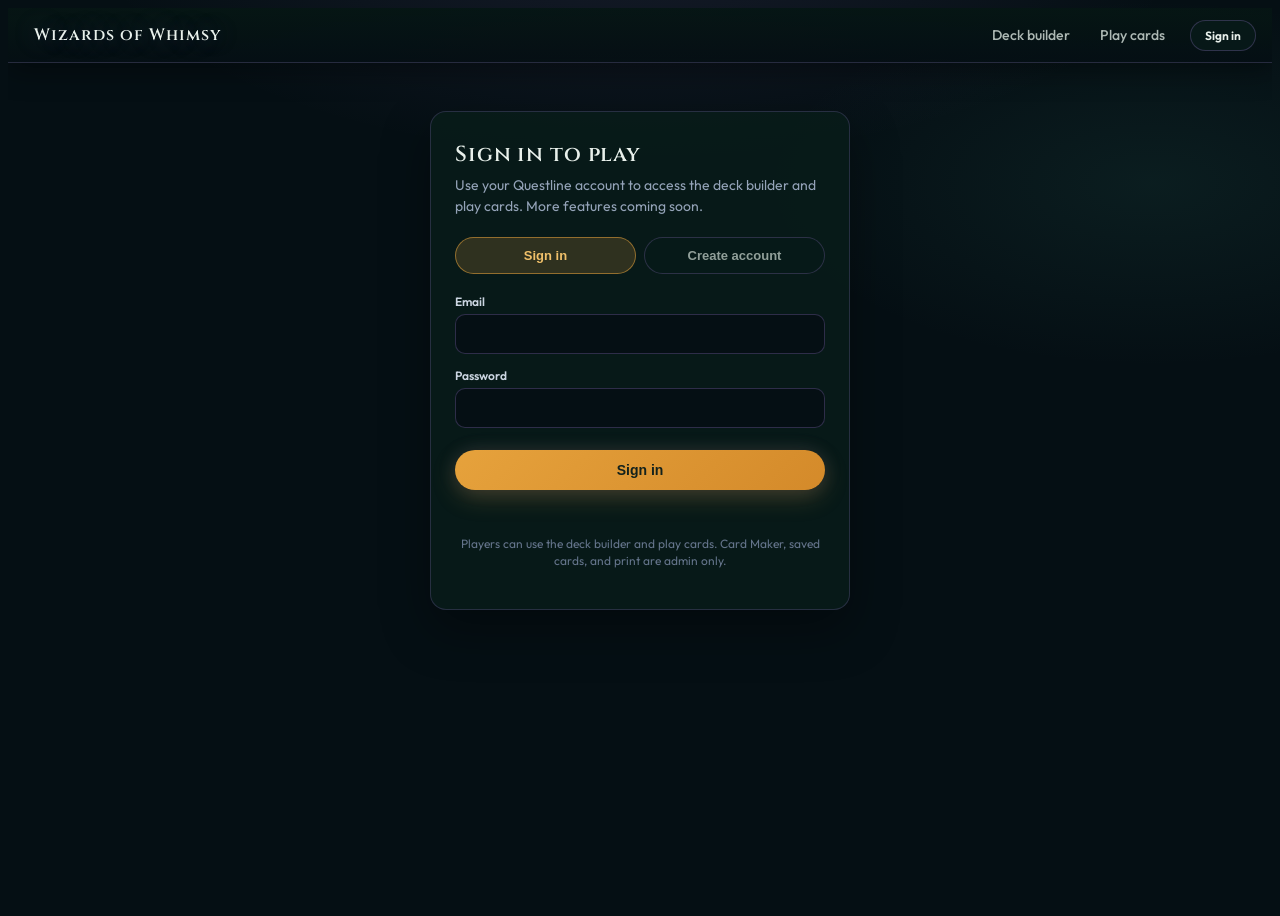
<file: account.html>
<!DOCTYPE html>
<html lang="en">
<head>
    <meta charset="UTF-8">
    <meta name="viewport" content="width=device-width, initial-scale=1.0, viewport-fit=cover">
    <title>My account – Wizards of Whimsy</title>
    <link rel="preconnect" href="https://fonts.googleapis.com">
    <link rel="preconnect" href="https://fonts.gstatic.com" crossorigin>
    <link href="https://fonts.googleapis.com/css2?family=Cinzel:wght@500;600&family=Outfit:wght@400;500;650;700&display=swap" rel="stylesheet">
    <link rel="stylesheet" href="css/cardmaker-nav.css">
    <link rel="stylesheet" href="wow/wow-auth.css">
    <link rel="stylesheet" href="css/cardmaker-buttons.css">
    <link rel="stylesheet" href="css/wow-card-stack.css">
    <script src="wow/wow-auth-config.js"></script>
    <script src="wow/wow-card-catalog.js"></script>
    <script src="wow/wow-pack-open.js"></script>
    <script src="js/wow-pack-reveal.js"></script>
    <script src="wow/wow-auth.js"></script>
    <script>WowAuth.gatePage();</script>
    <script src="js/cardmaker-nav.js" defer></script>
</head>
<body class="wow-account-page">
    <div class="wow-account-wrap">
        <div class="wow-account-header">
            <div>
                <h1 id="wowAccountName">My account</h1>
                <p class="wow-account-email" id="wowAccountEmail"></p>
            </div>
            <div class="wow-account-actions">
                <a class="wow-account-btn wow-account-btn--ghost" href="deck-builder.html">Build a deck</a>
                <a class="wow-account-btn wow-account-btn--ghost" href="card-player.html">Play cards</a>
                <button type="button" class="wow-account-btn wow-account-btn--danger" id="wowAdminResetCards" hidden title="Admin only: remove all owned cards from inventory">Reset all cards</button>
                <button type="button" class="wow-account-btn" id="wowAccountRefresh">Refresh</button>
            </div>
        </div>

        <div class="wow-account-stats">
            <div class="wow-account-stat">
                <span class="wow-account-stat-label">QuestCoins</span>
                <span class="wow-account-stat-value" id="wowAccountCoins">—</span>
            </div>
            <div class="wow-account-stat">
                <span class="wow-account-stat-label">Cards owned</span>
                <span class="wow-account-stat-value wow-account-stat-value--count" id="wowAccountCardCount">—</span>
            </div>
            <div class="wow-account-stat">
                <span class="wow-account-stat-label">In catalog</span>
                <span class="wow-account-stat-value" id="wowAccountCatalogTotal">—</span>
            </div>
            <div class="wow-account-stat">
                <span class="wow-account-stat-label">My items</span>
                <span class="wow-account-stat-value wow-account-stat-value--items" id="wowAccountItemCount">—</span>
            </div>
        </div>

        <section class="wow-account-section" aria-labelledby="wowAccountCollectionHeading">
            <h2 id="wowAccountCollectionHeading">Collection</h2>

            <div class="wow-account-tabs" role="tablist" aria-label="Collection type">
                <button type="button" class="wow-account-tab is-active" id="wowTabCards" role="tab" aria-selected="true" aria-controls="wowPanelCards">Card catalog</button>
                <button type="button" class="wow-account-tab" id="wowTabItems" role="tab" aria-selected="false" aria-controls="wowPanelItems">My items</button>
            </div>

            <p class="wow-account-status" id="wowAccountStatus" aria-live="polite">Loading your collection…</p>
            <p class="wow-account-admin-hint" id="wowAccountAdminHint" hidden>Admin: use <strong>Remove</strong> on owned cards, or <strong>Reset all cards</strong> to clear your test inventory.</p>

            <div class="wow-account-panel" id="wowPanelCards" role="tabpanel" aria-labelledby="wowTabCards">
                <div class="wow-account-grid" id="wowAccountCardsGrid" hidden></div>
                <div class="wow-account-empty" id="wowAccountCardsEmpty" hidden>
                    No cards in the site catalog yet. As admin, export saves from Google Drive to <code>catalog/wow-card-catalog.json</code>.
                </div>
            </div>

            <div class="wow-account-panel" id="wowPanelItems" role="tabpanel" aria-labelledby="wowTabItems" hidden>
                <div class="wow-account-grid wow-account-grid--items" id="wowAccountItemsGrid" hidden></div>
                <div class="wow-account-empty" id="wowAccountItemsEmpty" hidden>
                    No Questline items in your inventory yet.
                </div>
            </div>
        </section>

        <section class="wow-account-section wow-account-shop" aria-labelledby="wowAccountShopHeading">
            <h2 id="wowAccountShopHeading">Booster packs</h2>
            <p class="wow-account-shop-note">Spend QuestCoins to open packs and add cards to your collection. Pack opening requires a Questline pack API — not live yet.</p>
            <div class="wow-account-shop-grid">
                <article class="wow-account-pack is-disabled" aria-disabled="true">
                    <div class="wow-account-pack-art" aria-hidden="true">📦</div>
                    <div class="wow-account-pack-body">
                        <p class="wow-account-pack-name">Whimsy booster</p>
                        <p class="wow-account-pack-meta">10 cards · 5 common · 3 uncommon · 1 wild · 1 rare+ finale</p>
                        <p class="wow-account-pack-price"><span id="wowPackPriceCoins">50</span> QuestCoins each</p>
                        <div class="wow-account-pack-qty" id="wowPackQtyWrap" hidden>
                            <label class="wow-account-pack-qty-label" for="wowPackQtyRange">
                                Packs: <strong id="wowPackQtyValue">1</strong>
                                <span class="wow-account-pack-qty-cost" id="wowPackQtyCost"></span>
                            </label>
                            <input type="range" class="wow-account-pack-qty-range" id="wowPackQtyRange" min="1" max="1" value="1" step="1">
                            <label class="wow-account-pack-skip-label">
                                <input type="checkbox" id="wowPackSkipCommons">
                                Skip commons &amp; uncommons in reveal
                            </label>
                        </div>
                        <button type="button" class="wow-account-pack-btn" id="wowPackOpenBtn" disabled title="Pack API coming soon">Open pack</button>
                        <button type="button" class="wow-account-pack-btn wow-account-pack-btn--test" id="wowPackTestOpenBtn" hidden title="Admin only: grant cards without spending QuestCoins">Test open pack</button>
                        <button type="button" class="wow-account-pack-btn wow-account-pack-btn--test wow-account-pack-btn--preview" id="wowPackTestMultiBtn" hidden title="Admin only: open multiple packs in the reveal UI without adding cards to inventory">Test open multiple</button>
                        <p class="wow-account-pack-soon" id="wowPackSoonNote">Coming soon</p>
                    </div>
                </article>
                <article class="wow-account-pack is-disabled" aria-disabled="true">
                    <div class="wow-account-pack-art wow-account-pack-art--premium" aria-hidden="true">✨</div>
                    <div class="wow-account-pack-body">
                        <p class="wow-account-pack-name">Legendary pack</p>
                        <p class="wow-account-pack-meta">3 cards · guaranteed rare+</p>
                        <p class="wow-account-pack-price"><span>200</span> QuestCoins</p>
                        <button type="button" class="wow-account-pack-btn" disabled title="Pack API coming soon">Open pack</button>
                        <p class="wow-account-pack-soon">Coming soon</p>
                    </div>
                </article>
            </div>
        </section>
    </div>

    <div id="wowPackRevealModal" class="wow-pack-modal" aria-hidden="true">
        <div class="wow-pack-modal-backdrop" data-wow-pack-close></div>
        <div class="wow-pack-modal-dialog" role="dialog" aria-modal="true" aria-labelledby="wowPackRevealTitle">
            <div class="wow-pack-modal-panel">
                <button type="button" class="wow-pack-modal-close" data-wow-pack-close aria-label="Close">&times;</button>
                <h2 id="wowPackRevealTitle">Pack opened</h2>
                <div class="wow-pack-reveal-peel" id="wowPackRevealPeel">
                    <p class="wow-pack-reveal-kicker" id="wowPackRevealKicker">Peel cards away — commons first, best pull last</p>
                    <p class="wow-pack-modal-note" id="wowPackRevealNote"></p>
                    <div class="wow-pack-reveal-stage">
                        <div class="wow-peel-stack" id="wowPackRevealStack" tabindex="0" aria-label="Pack cards — swipe to reveal"></div>
                    </div>
                    <div class="wow-gallery-meta">
                        <h3 class="wow-gallery-name" id="wowPackRevealName"></h3>
                        <p class="wow-pack-reveal-new-tag" id="wowPackRevealNew" hidden>NEW</p>
                        <p class="wow-gallery-sub" id="wowPackRevealSub"></p>
                        <p class="wow-pack-reveal-best" id="wowPackRevealBest" aria-live="polite">✦ Best pull! ✦</p>
                        <p class="wow-gallery-counter">
                            <span id="wowPackRevealIndex">1</span> / <span id="wowPackRevealTotal">1</span>
                        </p>
                    </div>
                    <div class="wow-pack-progress" id="wowPackRevealProgress" role="img" aria-label="Pack progress"></div>
                    <p class="wow-pack-reveal-hint" id="wowPackRevealHint">Swipe the card away to reveal the next pull →</p>
                    <div class="wow-pack-reveal-toolbar">
                        <button type="button" class="wow-pack-sound-btn" id="wowPackSoundBtn" aria-pressed="false">Sound on</button>
                        <button type="button" class="wow-pack-reveal-all-btn" id="wowPackSkipRares" hidden>Skip to rares</button>
                        <button type="button" class="wow-pack-reveal-all-btn" id="wowPackRevealAll" hidden>Skip to last</button>
                    </div>
                </div>
                <div class="wow-pack-summary" id="wowPackRevealSummary" hidden>
                    <h3 class="wow-pack-summary-title">Pack complete</h3>
                    <p class="wow-pack-summary-sub" id="wowPackSummarySub"></p>
                    <div class="wow-pack-summary-grid" id="wowPackSummaryGrid"></div>
                    <div class="wow-pack-multi-stats" id="wowPackMultiStats" hidden>
                        <p class="wow-pack-multi-stats-kicker" id="wowPackMultiStatsTitle">Simulation results</p>
                        <section class="wow-pack-multi-section" aria-labelledby="wowPackMultiBestTitle">
                            <h4 class="wow-pack-multi-section-title" id="wowPackMultiBestTitle">Best pulls</h4>
                            <p class="wow-pack-multi-section-sub" id="wowPackMultiBestSub"></p>
                            <div class="wow-pack-multi-best-grid" id="wowPackMultiBestGrid"></div>
                        </section>
                        <section class="wow-pack-multi-section" aria-labelledby="wowPackMultiRatesTitle">
                            <h4 class="wow-pack-multi-section-title" id="wowPackMultiRatesTitle">Pull rates by rarity</h4>
                            <div class="wow-pack-multi-rates" id="wowPackMultiRatesList"></div>
                        </section>
                    </div>
                </div>
                <div class="wow-pack-modal-actions">
                    <button type="button" class="wow-account-btn wow-account-btn--ghost" id="wowPackRevealRestart">Start over</button>
                    <button type="button" class="wow-account-btn" data-wow-pack-close>Done</button>
                </div>
            </div>
        </div>
    </div>
    <script>
(function () {
    'use strict';

    var nameEl = document.getElementById('wowAccountName');
    var emailEl = document.getElementById('wowAccountEmail');
    var coinsEl = document.getElementById('wowAccountCoins');
    var cardCountEl = document.getElementById('wowAccountCardCount');
    var catalogTotalEl = document.getElementById('wowAccountCatalogTotal');
    var itemCountEl = document.getElementById('wowAccountItemCount');
    var statusEl = document.getElementById('wowAccountStatus');
    var cardsGridEl = document.getElementById('wowAccountCardsGrid');
    var itemsGridEl = document.getElementById('wowAccountItemsGrid');
    var cardsEmptyEl = document.getElementById('wowAccountCardsEmpty');
    var itemsEmptyEl = document.getElementById('wowAccountItemsEmpty');
    var refreshBtn = document.getElementById('wowAccountRefresh');
    var tabCards = document.getElementById('wowTabCards');
    var tabItems = document.getElementById('wowTabItems');
    var panelCards = document.getElementById('wowPanelCards');
    var panelItems = document.getElementById('wowPanelItems');
    var packTestOpenBtn = document.getElementById('wowPackTestOpenBtn');
    var packTestMultiBtn = document.getElementById('wowPackTestMultiBtn');
    var packSoonNote = document.getElementById('wowPackSoonNote');
    var packQtyWrap = document.getElementById('wowPackQtyWrap');
    var packQtyRange = document.getElementById('wowPackQtyRange');
    var packQtyValue = document.getElementById('wowPackQtyValue');
    var packQtyCost = document.getElementById('wowPackQtyCost');
    var packSkipCommons = document.getElementById('wowPackSkipCommons');
    var packRevealModal = document.getElementById('wowPackRevealModal');
    var packRevealNote = document.getElementById('wowPackRevealNote');
    var packRevealTitle = document.getElementById('wowPackRevealTitle');
    var packRevealKicker = document.getElementById('wowPackRevealKicker');
    var packRevealBest = document.getElementById('wowPackRevealBest');
    var packRevealRestart = document.getElementById('wowPackRevealRestart');
    var packStackController = null;
    var packFocusRelease = null;
    var packRevealCards = [];
    var packOwnedBefore = Object.create(null);
    var lastAccountQuestCoins = 0;
    var SKIP_COMMONS_KEY = 'wow_pack_skip_commons_v1';
    var adminHintEl = document.getElementById('wowAccountAdminHint');
    var adminResetCardsBtn = document.getElementById('wowAdminResetCards');
    var activeTab = 'cards';
    var adminRemoveEnabled = false;
    var NEW_CARDS_KEY = 'wow_new_card_ids_v1';
    var RARITY_DISPLAY_ORDER = ['Common', 'Uncommon', 'Rare', 'Epic', 'Legendary', 'Mythic', 'Fantastical'];
    var packMultiStatsEl = document.getElementById('wowPackMultiStats');
    var packMultiBestGridEl = document.getElementById('wowPackMultiBestGrid');
    var packMultiBestSubEl = document.getElementById('wowPackMultiBestSub');
    var packMultiRatesListEl = document.getElementById('wowPackMultiRatesList');
    var packMultiStatsTitleEl = document.getElementById('wowPackMultiStatsTitle');

    function cardInventoryId(card) {
        if (!card) return '';
        if (card.questlineItemId) return String(card.questlineItemId).trim();
        if (card.itemId) return String(card.itemId).trim();
        if (card.id) return String(card.id).trim();
        return '';
    }

    function loadNewCardIds() {
        try {
            var raw = sessionStorage.getItem(NEW_CARDS_KEY);
            var list = raw ? JSON.parse(raw) : [];
            return Array.isArray(list) ? list : [];
        } catch (e) {
            return [];
        }
    }

    function markNewCardsFromPack(stackCards) {
        var ids = (stackCards || []).filter(function (c) { return c && c.isNew; }).map(cardInventoryId).filter(Boolean);
        if (!ids.length) return;
        var set = Object.create(null);
        loadNewCardIds().forEach(function (id) { set[id] = true; });
        ids.forEach(function (id) { set[id] = true; });
        sessionStorage.setItem(NEW_CARDS_KEY, JSON.stringify(Object.keys(set)));
    }

    function isNewlyObtained(entry) {
        var id = cardInventoryId(entry);
        if (!id) return false;
        return loadNewCardIds().indexOf(id) !== -1;
    }

    function escapeHtml(s) {
        return String(s)
            .replace(/&/g, '&amp;')
            .replace(/</g, '&lt;')
            .replace(/"/g, '&quot;');
    }

    function setStatus(msg, isError) {
        statusEl.textContent = msg || '';
        statusEl.classList.toggle('is-error', !!isError);
    }

    function rarityLabel(rarity) {
        if (rarity === '' || rarity == null) return '';
        var s = String(rarity).trim();
        if (!s) return '';
        return s.charAt(0).toUpperCase() + s.slice(1).toLowerCase();
    }

    function rarityClass(rarity) {
        var label = rarityLabel(rarity);
        return label ? 'wow-account-rarity--' + label : '';
    }

    function renderGrid(gridEl, emptyEl, entries, kind) {
        if (!entries.length) {
            gridEl.hidden = true;
            gridEl.innerHTML = '';
            emptyEl.hidden = false;
            return;
        }
        emptyEl.hidden = true;
        gridEl.hidden = false;
        var placeholder = kind === 'card' ? '🃏' : '📦';
        gridEl.innerHTML = entries.map(function (entry) {
            var rarity = rarityLabel(entry.rarity);
            var rarityCls = rarityClass(entry.rarity);
            var artContent = entry.imageUrl
                ? '<img src="' + escapeHtml(entry.imageUrl) + '" alt="" loading="lazy">'
                : '<span class="wow-account-card-placeholder" aria-hidden="true">' + placeholder + '</span>';
            var newBadge = (kind === 'card' && isNewlyObtained(entry))
                ? '<span class="wow-account-card-new">NEW</span>'
                : '';
            var meta = [];
            if (rarity) meta.push('<span class="' + rarityCls.trim() + '">' + escapeHtml(rarity) + '</span>');
            if (entry.type) meta.push(escapeHtml(entry.type));
            var qty = parseInt(entry.quantity, 10) || 0;
            var qtyCls = 'wow-account-card-qty' + (qty > 0 ? ' is-owned' : ' is-unowned');
            var qtyLabel = kind === 'card'
                ? (qty > 0 ? 'Own ×' + qty : 'Not owned')
                : (qty > 1 ? '×' + qty : '');
            var cardCls = 'wow-account-card' + (kind === 'card' && !entry.owned ? ' wow-account-card--unowned' : '');
            var invId = entry.questlineItemId
                ? String(entry.questlineItemId).trim()
                : (entry.owned && entry.itemId ? String(entry.itemId).trim() : '');
            if (!invId && kind === 'item' && entry.itemId) {
                invId = String(entry.itemId).trim();
            }
            var itemQty = kind === 'item' ? (parseInt(entry.quantity, 10) || 1) : qty;
            var adminActions = '';
            if (adminRemoveEnabled && qty > 0 && invId && kind === 'card') {
                adminActions =
                    '<div class="wow-account-card-admin">' +
                        '<button type="button" class="wow-account-remove-btn" data-remove-id="' + escapeHtml(invId) + '" data-remove-qty="1" data-remove-name="' + escapeHtml(entry.name) + '">Remove 1</button>' +
                        (qty > 1
                            ? '<button type="button" class="wow-account-remove-btn wow-account-remove-btn--all" data-remove-id="' + escapeHtml(invId) + '" data-remove-qty="' + qty + '" data-remove-name="' + escapeHtml(entry.name) + '">Remove all</button>'
                            : '') +
                    '</div>';
            } else if (adminRemoveEnabled && kind === 'item' && invId && itemQty > 0) {
                adminActions =
                    '<div class="wow-account-card-admin">' +
                        '<button type="button" class="wow-account-remove-btn" data-remove-id="' + escapeHtml(invId) + '" data-remove-qty="1" data-remove-name="' + escapeHtml(entry.name) + '">Remove 1</button>' +
                        (itemQty > 1
                            ? '<button type="button" class="wow-account-remove-btn wow-account-remove-btn--all" data-remove-id="' + escapeHtml(invId) + '" data-remove-qty="' + itemQty + '" data-remove-name="' + escapeHtml(entry.name) + '">Remove all</button>'
                            : '') +
                    '</div>';
            }
            return (
                '<article class="' + cardCls + '">' +
                    '<div class="wow-account-card-art">' + artContent + newBadge + '</div>' +
                    '<div class="wow-account-card-body">' +
                        '<p class="wow-account-card-name">' + escapeHtml(entry.name) + '</p>' +
                        (meta.length ? '<p class="wow-account-card-meta">' + meta.join(' · ') + '</p>' : '') +
                        (kind === 'card' || qty > 1
                            ? '<span class="' + qtyCls + '">' + escapeHtml(qtyLabel) + '</span>'
                            : '') +
                        adminActions +
                    '</div>' +
                '</article>'
            );
        }).join('');
    }

    function showTab(tab) {
        activeTab = tab;
        var cardsActive = tab === 'cards';
        tabCards.classList.toggle('is-active', cardsActive);
        tabItems.classList.toggle('is-active', !cardsActive);
        tabCards.setAttribute('aria-selected', cardsActive ? 'true' : 'false');
        tabItems.setAttribute('aria-selected', cardsActive ? 'false' : 'true');
        panelCards.hidden = !cardsActive;
        panelItems.hidden = cardsActive;
    }

    function isAdminUser() {
        var session = WowAuth.getSession && WowAuth.getSession();
        return !!(session && session.user && WowAuth.isAdmin(session.user));
    }

    function whimsyPackPrice() {
        var cfg = window.WowAuthConfig || {};
        var whimsyPack = cfg.packs && cfg.packs.whimsy ? cfg.packs.whimsy : null;
        var price = whimsyPack && whimsyPack.priceQuestCoins != null ? parseInt(whimsyPack.priceQuestCoins, 10) : 50;
        return isFinite(price) && price > 0 ? price : 50;
    }

    function loadSkipCommonsPref() {
        try {
            return localStorage.getItem(SKIP_COMMONS_KEY) === '1';
        } catch (e) {
            return false;
        }
    }

    function saveSkipCommonsPref(on) {
        try {
            localStorage.setItem(SKIP_COMMONS_KEY, on ? '1' : '0');
        } catch (e) { /* ignore */ }
    }

    function getSelectedPackCount() {
        if (!packQtyRange) return 1;
        var n = parseInt(packQtyRange.value, 10);
        if (!isFinite(n) || n < 1) return 1;
        var max = parseInt(packQtyRange.max, 10) || 1;
        return Math.min(n, max);
    }

    function updatePackQtyUi() {
        if (!packQtyRange || !packQtyValue) return;
        var price = whimsyPackPrice();
        var max = 1;
        if (typeof WowPackOpen !== 'undefined' && WowPackOpen.maxAffordablePacks) {
            max = WowPackOpen.maxAffordablePacks('whimsy', lastAccountQuestCoins);
        } else {
            max = Math.max(1, Math.floor(lastAccountQuestCoins / price) || 1);
        }
        packQtyRange.min = '1';
        packQtyRange.max = String(max);
        var current = parseInt(packQtyRange.value, 10);
        if (!isFinite(current) || current < 1) current = 1;
        if (current > max) current = max;
        packQtyRange.value = String(current);
        packQtyValue.textContent = String(current);
        if (packQtyCost) {
            var total = current * price;
            packQtyCost.textContent = current > 1
                ? '· ' + total + ' QC if live'
                : '';
        }
    }

    function updatePackAdminUi() {
        var admin = isAdminUser();
        adminRemoveEnabled = admin;
        if (packTestOpenBtn) {
            packTestOpenBtn.hidden = !admin;
        }
        if (packTestMultiBtn) {
            packTestMultiBtn.hidden = !admin;
        }
        if (packQtyWrap) {
            packQtyWrap.hidden = !admin;
        }
        if (packSoonNote) {
            packSoonNote.hidden = admin;
        }
        if (adminHintEl) {
            adminHintEl.hidden = !admin;
        }
        if (adminResetCardsBtn) {
            adminResetCardsBtn.hidden = !admin;
        }
        if (packSkipCommons) {
            packSkipCommons.checked = loadSkipCommonsPref();
        }
        updatePackQtyUi();
    }

    function handleResetAllCards() {
        if (!isAdminUser()) return;
        if (!WowAuth.clearOwnedCards) {
            setStatus('Reset is not available.', true);
            return;
        }
        if (!window.confirm(
            'Remove ALL owned cards from your inventory? This clears every catalog card (and other card-type items) on your account.'
        )) {
            return;
        }
        if (adminResetCardsBtn) adminResetCardsBtn.disabled = true;
        setStatus('Resetting card inventory…');
        WowAuth.clearOwnedCards().then(function () {
            try { sessionStorage.removeItem(NEW_CARDS_KEY); } catch (e) { /* ignore */ }
            setStatus('All owned cards removed from inventory.');
            return loadAccount();
        }).catch(function (err) {
            setStatus(err && err.message ? err.message : 'Could not reset inventory.', true);
            return loadAccount();
        }).finally(function () {
            if (adminResetCardsBtn) adminResetCardsBtn.disabled = false;
        });
    }

    function handleRemoveClick(btn) {
        if (!isAdminUser() || !btn) return;
        var itemId = btn.getAttribute('data-remove-id');
        var qty = parseInt(btn.getAttribute('data-remove-qty'), 10) || 1;
        var name = btn.getAttribute('data-remove-name') || 'this card';
        if (!itemId) return;
        if (!window.confirm('Remove ' + qty + ' × "' + name + '" from your inventory?')) return;
        btn.disabled = true;
        setStatus('Removing from inventory…');
        WowAuth.removeOwnedItem(itemId, qty).then(function () {
            setStatus('');
            return loadAccount();
        }).catch(function (err) {
            setStatus(err && err.message ? err.message : 'Could not remove item.', true);
            btn.disabled = false;
        });
    }

    function snapshotOwned(cards) {
        var map = Object.create(null);
        (cards || []).forEach(function (c) {
            var id = cardInventoryId(c);
            if (id) map[id] = parseInt(c.quantity, 10) || 0;
        });
        return map;
    }

    function cardToStackEntry(card) {
        var rarity = rarityLabel(card && card.rarity);
        var subtitle = rarity;
        if (card && card.type) subtitle = subtitle ? subtitle + ' · ' + card.type : card.type;
        var invId = cardInventoryId(card);
        var ownedQty = invId ? (packOwnedBefore[invId] || 0) : 0;
        return {
            name: card && card.name ? card.name : 'Unknown card',
            subtitle: subtitle,
            image: card && card.imageUrl ? card.imageUrl : '',
            rarity: card && card.rarity ? card.rarity : '',
            isNew: invId ? ownedQty < 1 : false,
            questlineItemId: invId
        };
    }

    function isRarePlus(rarity) {
        if (typeof WowPackOpen === 'undefined' || !WowPackOpen.normalizeRarity) return false;
        var idx = WowPackOpen.RARITY_ORDER.indexOf(WowPackOpen.normalizeRarity(rarity));
        return idx >= 2;
    }

    function raritySortIndex(rarity) {
        if (typeof WowPackOpen === 'undefined' || !WowPackOpen.normalizeRarity) return 0;
        var idx = WowPackOpen.RARITY_ORDER.indexOf(WowPackOpen.normalizeRarity(rarity));
        return idx < 0 ? 0 : idx;
    }

    function formatAvgPacksBeforeRarity(count, packCount) {
        if (!count || !packCount) return '';
        var avg = packCount / count;
        if (avg < 1) return ' · &lt;1 pack avg';
        if (avg >= 100) return ' · ~' + Math.round(avg) + ' packs avg';
        return ' · ~' + avg.toFixed(1) + ' packs avg';
    }

    function clearMultiPreviewStats() {
        if (packMultiStatsEl) packMultiStatsEl.hidden = true;
        if (packMultiBestGridEl) packMultiBestGridEl.innerHTML = '';
        if (packMultiBestSubEl) packMultiBestSubEl.textContent = '';
        if (packMultiRatesListEl) packMultiRatesListEl.innerHTML = '';
        if (packMultiStatsTitleEl) packMultiStatsTitleEl.textContent = 'Simulation results';
    }

    function renderMultiPreviewStats(cards, packCount) {
        if (!packMultiStatsEl || !packMultiBestGridEl || !packMultiRatesListEl) return;
        var total = (cards || []).length;
        if (!total) {
            clearMultiPreviewStats();
            return;
        }

        var countByRarity = Object.create(null);
        var rarePlusTotal = 0;
        cards.forEach(function (card) {
            var key = rarityLabel(card && card.rarity) || 'Unknown';
            countByRarity[key] = (countByRarity[key] || 0) + 1;
            if (isRarePlus(card && card.rarity)) rarePlusTotal += 1;
        });

        var bestMap = Object.create(null);
        var bestOrder = [];
        cards.forEach(function (card) {
            if (!isRarePlus(card && card.rarity)) return;
            var id = cardInventoryId(card) || String(card.name || 'Card') + '|' + String(card.rarity || '');
            if (!bestMap[id]) {
                bestMap[id] = { card: card, count: 0 };
                bestOrder.push(id);
            }
            bestMap[id].count += 1;
        });
        bestOrder.sort(function (a, b) {
            var ca = bestMap[a].card;
            var cb = bestMap[b].card;
            var diff = raritySortIndex(cb.rarity) - raritySortIndex(ca.rarity);
            if (diff !== 0) return diff;
            return String(ca.name || '').localeCompare(String(cb.name || ''));
        });

        if (packMultiStatsTitleEl) {
            packMultiStatsTitleEl.textContent = packCount > 1
                ? 'Simulation · ' + packCount + ' packs · ' + total + ' cards'
                : 'Simulation · ' + total + ' card' + (total === 1 ? '' : 's');
        }
        if (packMultiBestSubEl) {
            packMultiBestSubEl.textContent = rarePlusTotal
                ? rarePlusTotal + ' rare+ pull' + (rarePlusTotal === 1 ? '' : 's') + ' · ' + bestOrder.length + ' unique'
                : 'No rare+ pulls in this preview.';
        }

        if (!bestOrder.length) {
            packMultiBestGridEl.innerHTML = '<p class="wow-pack-multi-empty">No rare+ cards pulled.</p>';
        } else {
            packMultiBestGridEl.innerHTML = bestOrder.map(function (id) {
                var entry = bestMap[id];
                var card = entry.card;
                var rLabel = rarityLabel(card.rarity);
                var stackRarity = rLabel ? ' wow-stack-rarity--' + rLabel : '';
                var art = card.imageUrl
                    ? '<img src="' + escapeHtml(card.imageUrl) + '" alt="" loading="lazy">'
                    : '<span class="wow-pack-summary-placeholder">🃏</span>';
                var qty = entry.count > 1
                    ? '<span class="wow-pack-multi-qty">×' + entry.count + '</span>'
                    : '';
                return (
                    '<article class="wow-pack-summary-card wow-pack-multi-best-card' + stackRarity + '">' +
                        '<div class="wow-pack-summary-art">' + art + qty + '</div>' +
                        '<p class="wow-pack-summary-name">' + escapeHtml(card.name || 'Card') + '</p>' +
                        '<p class="wow-pack-summary-rarity">' + escapeHtml(rarityLabel(card.rarity)) + '</p>' +
                    '</article>'
                );
            }).join('');
        }

        var maxPct = 0;
        var rateRows = RARITY_DISPLAY_ORDER.map(function (label) {
            var count = countByRarity[label] || 0;
            var pct = total > 0 ? (count / total) * 100 : 0;
            if (pct > maxPct) maxPct = pct;
            return { label: label, count: count, pct: pct };
        });
        packMultiRatesListEl.innerHTML = rateRows.map(function (row) {
            var barW = maxPct > 0 ? Math.round((row.pct / maxPct) * 100) : 0;
            var avgPacks = row.count > 0 ? (packCount / row.count) : null;
            var avgTitle = avgPacks != null
                ? 'Average packs between pulls of this rarity (~' + (avgPacks < 1 ? '<1' : avgPacks.toFixed(1)) + ')'
                : 'No pulls of this rarity in the simulation';
            var avgText = row.count > 0 ? formatAvgPacksBeforeRarity(row.count, packCount) : ' · —';
            return (
                '<div class="wow-pack-multi-rate-row wow-stack-rarity--' + row.label + '">' +
                    '<span class="wow-pack-multi-rate-label">' + escapeHtml(row.label) + '</span>' +
                    '<span class="wow-pack-multi-rate-bar" aria-hidden="true">' +
                        '<span class="wow-pack-multi-rate-fill" style="width:' + barW + '%"></span>' +
                    '</span>' +
                    '<span class="wow-pack-multi-rate-count">' + row.count + '</span>' +
                    '<span class="wow-pack-multi-rate-pct" title="' + escapeHtml(avgTitle) + '">' +
                        row.pct.toFixed(1) + '%' +
                        '<span class="wow-pack-multi-rate-avg">' + avgText + '</span>' +
                    '</span>' +
                '</div>'
            );
        }).join('');

        packMultiStatsEl.hidden = false;
    }

    function updatePackRevealBestPull(index) {
        if (!packRevealBest || !packRevealCards.length) return;
        var onLast = index === packRevealCards.length - 1;
        var card = packRevealCards[index];
        packRevealBest.classList.toggle('is-show', onLast && isRarePlus(card && card.rarity));
    }

    function mountPackRevealStack(cards, startIndex, options) {
        options = options || {};
        if (packStackController && packStackController.destroy) {
            packStackController.destroy();
            packStackController = null;
        }
        if (typeof WowPackReveal === 'undefined' || !WowPackReveal.init) return;
        var stackCards = cards.map(cardToStackEntry);
        if (!options.dryRun) {
            markNewCardsFromPack(stackCards);
        }
        packStackController = WowPackReveal.init({
            stackEl: document.getElementById('wowPackRevealStack'),
            cards: stackCards,
            cardBackUrl: 'assets/cards/Card Back.png',
            peelPhaseEl: document.getElementById('wowPackRevealPeel'),
            summaryEl: document.getElementById('wowPackRevealSummary'),
            summaryGridEl: document.getElementById('wowPackSummaryGrid'),
            nameEl: document.getElementById('wowPackRevealName'),
            newEl: document.getElementById('wowPackRevealNew'),
            subEl: document.getElementById('wowPackRevealSub'),
            indexEl: document.getElementById('wowPackRevealIndex'),
            totalEl: document.getElementById('wowPackRevealTotal'),
            hintEl: document.getElementById('wowPackRevealHint'),
            progressEl: document.getElementById('wowPackRevealProgress'),
            revealAllBtn: document.getElementById('wowPackRevealAll'),
            skipRaresBtn: document.getElementById('wowPackSkipRares'),
            soundBtn: document.getElementById('wowPackSoundBtn'),
            skipLowRarityOnStart: loadSkipCommonsPref(),
            getSkipLowRarity: function () {
                if (packSkipCommons) return !!packSkipCommons.checked;
                return loadSkipCommonsPref();
            },
            escapeHtml: escapeHtml,
            onChange: function (index) {
                updatePackRevealBestPull(index);
            },
            onComplete: function () {
                var newCount = stackCards.filter(function (c) { return c.isNew; }).length;
                var sub = document.getElementById('wowPackSummarySub');
                if (sub) {
                    if (options.dryRun) {
                        sub.textContent = newCount > 0
                            ? 'Preview only — ' + newCount + ' would be new. Nothing was added to your account.'
                            : 'Preview only — nothing was added to your account.';
                    } else {
                        sub.textContent = newCount > 0
                            ? newCount + ' new card' + (newCount === 1 ? '' : 's') + ' added to your collection!'
                            : 'All pulls added to your collection.';
                    }
                }
                if (options.multiPreview) {
                    renderMultiPreviewStats(packRevealCards, options.packCount || 1);
                } else {
                    clearMultiPreviewStats();
                }
            }
        });
        updatePackRevealBestPull(0);
    }

    function openPackRevealModal(result) {
        if (!packRevealModal) return;
        var cards = result && result.cards ? result.cards : [];
        if (
            !(result && result.preservePullOrder) &&
            typeof WowPackOpen !== 'undefined' &&
            WowPackOpen.sortCardsForReveal
        ) {
            cards = WowPackOpen.sortCardsForReveal(cards);
        }
        packRevealCards = cards;
        var packName = result && result.packName ? result.packName : 'Pack';
        var packCount = result && result.packCount > 1 ? result.packCount : 1;
        if (packRevealTitle) {
            packRevealTitle.textContent = packCount > 1
                ? packName + ' ×' + packCount + ' opened'
                : packName + ' opened';
        }
        if (packRevealKicker) {
            if (result && result.preservePullOrder) {
                packRevealKicker.textContent = 'Peel in pull order — pack by pack';
            } else if (cards.length > 1) {
                packRevealKicker.textContent = 'Peel cards away — commons first, rarest on top';
            } else {
                packRevealKicker.textContent = 'Your pull from the pack';
            }
        }
        var dryRun = !!(result && result.skipGrant);
        var multiPreview = !!(result && result.multiPreview);
        packRevealModal.dataset.dryRun = dryRun ? '1' : '0';
        packRevealModal.dataset.multiPreview = multiPreview ? '1' : '0';
        var note = '';
        if (dryRun) {
            note = 'Preview — no QuestCoins spent, nothing added to inventory.';
        } else if (result && result.testMode) {
            note = 'Test open — no QuestCoins spent. Cards were added to your inventory.';
        }
        if (packCount > 1) {
            note = (note ? note + ' ' : '') + cards.length + ' cards from ' + packCount + ' packs.';
        }
        if (packRevealNote) packRevealNote.textContent = note;
        if (packRevealBest) packRevealBest.classList.remove('is-show');
        if (packRevealRestart) packRevealRestart.hidden = cards.length <= 1;
        var peelEl = document.getElementById('wowPackRevealPeel');
        var summaryEl = document.getElementById('wowPackRevealSummary');
        if (peelEl) peelEl.hidden = false;
        if (summaryEl) summaryEl.hidden = true;
        clearMultiPreviewStats();
        mountPackRevealStack(cards, 0, {
            dryRun: dryRun,
            multiPreview: multiPreview,
            packCount: packCount
        });
        packRevealModal.classList.add('is-open');
        packRevealModal.setAttribute('aria-hidden', 'false');
        document.documentElement.classList.add('wow-pack-modal-open');
        if (packFocusRelease) packFocusRelease();
        if (typeof WowPackReveal !== 'undefined' && WowPackReveal.trapFocus) {
            packFocusRelease = WowPackReveal.trapFocus(packRevealModal);
        }
    }

    function closePackRevealModal() {
        if (!packRevealModal) return;
        if (packFocusRelease) {
            packFocusRelease();
            packFocusRelease = null;
        }
        if (packStackController && packStackController.destroy) {
            packStackController.destroy();
            packStackController = null;
        }
        packRevealCards = [];
        clearMultiPreviewStats();
        packRevealModal.classList.remove('is-open');
        packRevealModal.setAttribute('aria-hidden', 'true');
        document.documentElement.classList.remove('wow-pack-modal-open');
        loadAccount();
    }

    function snapshotOwnedFromSession() {
        var session = WowAuth.getSession && WowAuth.getSession();
        var user = session && session.user ? session.user : {};
        var map = Object.create(null);
        (user.ownedItems || []).forEach(function (entry) {
            var id = entry && entry.itemId != null ? String(entry.itemId).trim() : '';
            if (!id) return;
            var q = parseInt(entry.quantity, 10);
            if (!isFinite(q) || q < 1) q = 1;
            map[id] = (map[id] || 0) + q;
        });
        return map;
    }

    function setPackTestButtonsDisabled(disabled) {
        if (packTestOpenBtn) packTestOpenBtn.disabled = !!disabled;
        if (packTestMultiBtn) packTestMultiBtn.disabled = !!disabled;
        if (packQtyRange) packQtyRange.disabled = !!disabled;
    }

    function testOpenWhimsyPack(options) {
        options = options || {};
        var skipGrant = !!options.skipGrant;
        if (!isAdminUser()) return;
        if (typeof WowPackOpen === 'undefined' || !WowPackOpen.openPack) {
            setStatus('Pack module failed to load.', true);
            return;
        }
        var packCount = getSelectedPackCount();
        setPackTestButtonsDisabled(true);
        setStatus(skipGrant
            ? 'Previewing ' + packCount + ' pack' + (packCount === 1 ? '' : 's') + '…'
            : 'Opening ' + packCount + ' test pack' + (packCount === 1 ? '' : 's') + '…');
        packOwnedBefore = snapshotOwnedFromSession();
        WowPackOpen.openPack('whimsy', {
            testMode: true,
            skipGrant: skipGrant,
            packCount: packCount,
            ownedBefore: packOwnedBefore
        }).then(function (result) {
            if (options.multiPreview) result.multiPreview = true;
            openPackRevealModal(result);
            if (skipGrant) {
                setStatus('');
                return;
            }
            setStatus('Saving pulls to inventory…');
            var grant = result && result.grantPromise ? result.grantPromise : Promise.resolve();
            return grant.then(function () {
                setStatus('');
                return loadAccount();
            }, function (err) {
                setStatus(
                    (err && err.message ? err.message : 'Could not save some pack cards.') +
                    ' Refresh and check your inventory.',
                    true
                );
                return loadAccount();
            });
        }).catch(function (err) {
            setStatus(err && err.message ? err.message : 'Could not open pack.', true);
        }).finally(function () {
            setPackTestButtonsDisabled(false);
        });
    }

    function renderAccount(data) {
        var user = data.user || {};
        var profile = user.profile || {};
        nameEl.textContent = WowAuth.userDisplayName(user);
        emailEl.textContent = profile.email || '';
        lastAccountQuestCoins = data.questCoin != null ? parseInt(data.questCoin, 10) || 0 : 0;
        coinsEl.textContent = String(lastAccountQuestCoins);
        var packPriceEl = document.getElementById('wowPackPriceCoins');
        if (packPriceEl) {
            packPriceEl.textContent = String(whimsyPackPrice());
        }
        var ownedTypes = (data.cards || []).filter(function (c) { return (parseInt(c.quantity, 10) || 0) > 0; }).length;
        var ownedCopies = (data.cards || []).reduce(function (sum, c) {
            return sum + (parseInt(c.quantity, 10) || 0);
        }, 0);
        cardCountEl.textContent = ownedTypes + ' types · ' + ownedCopies + ' copies';
        catalogTotalEl.textContent = String(data.catalogTotal != null ? data.catalogTotal : (data.cards || []).length);
        itemCountEl.textContent = String(data.items ? data.items.length : 0);

        updatePackAdminUi();
        renderGrid(cardsGridEl, cardsEmptyEl, data.cards || [], 'card');
        renderGrid(itemsGridEl, itemsEmptyEl, data.items || [], 'item');
        setStatus('');
        showTab(activeTab);
    }

    function loadAccount() {
        refreshBtn.disabled = true;
        setStatus('Loading your collection…');
        cardsGridEl.hidden = true;
        itemsGridEl.hidden = true;
        cardsEmptyEl.hidden = true;
        itemsEmptyEl.hidden = true;
        WowAuth.loadAccountData().then(function (data) {
            renderAccount(data);
        }).catch(function (err) {
            setStatus(err && err.message ? err.message : 'Could not load account.', true);
        }).finally(function () {
            refreshBtn.disabled = false;
        });
    }

    tabCards.addEventListener('click', function () { showTab('cards'); });
    tabItems.addEventListener('click', function () { showTab('items'); });
    refreshBtn.addEventListener('click', loadAccount);
    if (adminResetCardsBtn) {
        adminResetCardsBtn.addEventListener('click', handleResetAllCards);
    }
    cardsGridEl.addEventListener('click', function (e) {
        var btn = e.target.closest && e.target.closest('.wow-account-remove-btn');
        if (btn) {
            e.preventDefault();
            handleRemoveClick(btn);
        }
    });
    itemsGridEl.addEventListener('click', function (e) {
        var btn = e.target.closest && e.target.closest('.wow-account-remove-btn');
        if (btn) {
            e.preventDefault();
            handleRemoveClick(btn);
        }
    });
    if (packTestOpenBtn) {
        packTestOpenBtn.addEventListener('click', function () {
            testOpenWhimsyPack({ skipGrant: false });
        });
    }
    if (packTestMultiBtn) {
        packTestMultiBtn.addEventListener('click', function () {
            testOpenWhimsyPack({ skipGrant: true, multiPreview: true });
        });
    }
    if (packQtyRange) {
        packQtyRange.addEventListener('input', updatePackQtyUi);
        packQtyRange.addEventListener('change', updatePackQtyUi);
    }
    if (packSkipCommons) {
        packSkipCommons.addEventListener('change', function () {
            saveSkipCommonsPref(!!packSkipCommons.checked);
        });
    }
    if (packRevealModal) {
        packRevealModal.addEventListener('click', function (e) {
            if (e.target.closest('[data-wow-pack-close]')) closePackRevealModal();
            if (e.target === packRevealModal) closePackRevealModal();
        });
    }
    if (packRevealRestart) {
        packRevealRestart.addEventListener('click', function () {
            if (!packStackController || !packRevealCards.length) return;
            var peelEl = document.getElementById('wowPackRevealPeel');
            var summaryEl = document.getElementById('wowPackRevealSummary');
            if (peelEl) peelEl.hidden = false;
            if (summaryEl) summaryEl.hidden = true;
            clearMultiPreviewStats();
            packStackController.reset();
            updatePackRevealBestPull(0);
        });
    }
    document.addEventListener('keydown', function (e) {
        if (e.key !== 'Escape') return;
        if (!packRevealModal || !packRevealModal.classList.contains('is-open')) return;
        closePackRevealModal();
    });
    loadAccount();
    if (typeof WowCardCatalog !== 'undefined' && WowCardCatalog.loadSharedCatalog) {
        WowCardCatalog.loadSharedCatalog().catch(function () { /* warm cache */ });
    }
})();
    </script>
</body>
</html>
</file>
<file: css/cardmaker-nav.css>
/* Universal Card Maker app navigation — matches Wizards of Whimsy landing */
:root {
    --cm-app-nav-offset: 64px;
    --wow-ink: #14221c;
    --wow-mist: #dce8e1;
    --wow-parchment: #e8f0eb;
    --wow-teal-deep: #0b3d38;
    --wow-teal-glow: #3d9b86;
    --wow-amber: #e6a23c;
    --wow-amber-hot: #f0c06a;
    --wow-violet-glow: #9b7ad4;
    --wow-bg: #050f14;
    --wow-panel: rgba(8, 28, 26, 0.72);
    --wow-panel-border: rgba(155, 122, 212, 0.22);
    --wow-font-arcane: 'Cinzel', 'Palatino Linotype', Georgia, serif;
    --wow-font-body: 'Outfit', 'Segoe UI', sans-serif;
    --wow-ease-out: cubic-bezier(0.22, 1, 0.36, 1);
}

html {
    scroll-padding-top: calc(var(--cm-app-nav-offset) + 8px);
}

html,
body.cm-wow-app,
body.cm-page,
body.db-page,
body.cp-player-body,
body.wow-account-page,
body.wow-signin-page {
    overflow-x: hidden;
}

@keyframes cm-page-fade-in {
    from {
        opacity: 0;
    }
    to {
        opacity: 1;
    }
}

/* Quick page enter — delayed until auth gate clears on protected pages */
html:not(.wow-auth-pending) body.cm-wow-app,
html:not(.wow-auth-pending) body.cm-page,
html:not(.wow-auth-pending) body.db-page,
html:not(.wow-auth-pending) body.cp-player-body,
html:not(.wow-auth-pending) body.wow-account-page,
html:not(.wow-auth-pending) body.wow-signin-page {
    animation: cm-page-fade-in 0.28s var(--wow-ease-out) both;
}

@media (prefers-reduced-motion: reduce) {
    html:not(.wow-auth-pending) body.cm-wow-app,
    html:not(.wow-auth-pending) body.cm-page,
    html:not(.wow-auth-pending) body.db-page,
    html:not(.wow-auth-pending) body.cp-player-body,
    html:not(.wow-auth-pending) body.wow-account-page,
    html:not(.wow-auth-pending) body.wow-signin-page {
        animation: none;
    }
}

body.cm-wow-app,
body.cm-page,
body.db-page,
body.cp-player-body,
body.wow-account-page,
body.wow-signin-page {
    color: var(--wow-mist);
    font-family: var(--wow-font-body);
    -webkit-font-smoothing: antialiased;
    background:
        radial-gradient(ellipse 80% 50% at 50% -10%, rgba(155, 122, 212, 0.12), transparent 55%),
        radial-gradient(ellipse 60% 40% at 90% 20%, rgba(61, 155, 134, 0.1), transparent 50%),
        var(--wow-bg);
}

.cm-app-nav {
    position: sticky;
    top: 0;
    z-index: 9000;
    background: linear-gradient(to bottom, rgba(6, 22, 20, 0.94), rgba(5, 15, 20, 0.9));
    backdrop-filter: blur(14px);
    -webkit-backdrop-filter: blur(14px);
    border-bottom: 1px solid rgba(155, 122, 212, 0.22);
    box-shadow: 0 8px 28px rgba(0, 0, 0, 0.35);
}

.cm-app-nav-inner {
    max-width: min(1960px, 100%);
    margin: 0 auto;
    padding: max(10px, env(safe-area-inset-top)) max(16px, env(safe-area-inset-right)) 10px max(16px, env(safe-area-inset-left));
    display: flex;
    align-items: center;
    gap: 12px;
    flex-wrap: wrap;
}

.cm-app-nav-brand {
    font-family: var(--wow-font-arcane);
    font-size: 1.02rem;
    font-weight: 600;
    letter-spacing: 0.06em;
    color: var(--wow-parchment);
    text-decoration: none;
    white-space: nowrap;
    padding: 6px 10px;
    border-radius: 8px;
    text-shadow: 0 0 24px rgba(155, 122, 212, 0.35);
    transition: color 0.2s ease, background 0.15s ease;
}

.cm-app-nav-brand:hover {
    color: var(--wow-amber-hot);
    background: rgba(230, 162, 60, 0.08);
}

.cm-app-nav-spacer {
    flex: 1;
    min-width: 8px;
}

.cm-app-nav-links {
    display: flex;
    align-items: center;
    gap: 4px;
    flex-wrap: wrap;
}

.cm-app-nav-link {
    font-family: var(--wow-font-body);
    font-size: 0.88rem;
    font-weight: 500;
    padding: 0.45rem 0.75rem;
    border-radius: 999px;
    border: 1px solid transparent;
    background: transparent;
    color: rgba(220, 232, 225, 0.78);
    text-decoration: none;
    white-space: nowrap;
    box-shadow: none;
    transition:
        background 0.2s var(--wow-ease-out),
        border-color 0.2s ease,
        color 0.2s ease,
        transform 0.2s var(--wow-ease-out),
        box-shadow 0.2s ease;
}

.cm-app-nav-link:focus-visible {
    outline: none;
    box-shadow: 0 0 0 3px rgba(230, 162, 60, 0.35);
}

@media (hover: hover) and (pointer: fine) {
    .cm-app-nav-link:hover {
        background: rgba(61, 155, 134, 0.12);
        border-color: rgba(61, 155, 134, 0.28);
        color: #fff;
        transform: translateY(-1px);
        box-shadow: none;
    }
}

.cm-app-nav-link.is-active {
    background: linear-gradient(135deg, rgba(230, 162, 60, 0.28), rgba(212, 138, 42, 0.22));
    border-color: rgba(230, 162, 60, 0.45);
    color: var(--wow-parchment);
    box-shadow:
        0 4px 16px rgba(230, 162, 60, 0.15),
        0 0 18px rgba(155, 122, 212, 0.12);
}

.cm-app-nav-link--print {
    background: rgba(61, 155, 134, 0.16);
    border-color: rgba(61, 155, 134, 0.35);
    color: #b7ebe0;
}

.cm-app-nav-link--print:hover {
    filter: brightness(1.06);
    color: #e8fff9;
}

.cm-app-nav-link--print.is-active {
    background: linear-gradient(135deg, rgba(61, 155, 134, 0.4), rgba(11, 61, 56, 0.5));
    border-color: rgba(61, 155, 134, 0.55);
    color: #ecfdf5;
}

.cm-app-nav-jump {
    display: flex;
    align-items: center;
    gap: 8px;
    margin: 0;
    font-size: 13px;
    font-weight: 600;
    color: rgba(220, 232, 225, 0.55);
}

.cm-app-nav-jump-label {
    white-space: nowrap;
}

.cm-app-nav-select {
    font-family: var(--wow-font-body);
    font-size: 13px;
    font-weight: 650;
    padding: 8px 32px 8px 12px;
    border-radius: 999px;
    border: 1px solid rgba(230, 162, 60, 0.35);
    background: rgba(8, 28, 26, 0.92) url("data:image/svg+xml,%3Csvg xmlns='http://www.w3.org/2000/svg' width='12' height='12' viewBox='0 0 12 12'%3E%3Cpath fill='%23f0c06a' d='M3 4.5L6 8l3-3.5'/%3E%3C/svg%3E") no-repeat right 10px center;
    color: var(--wow-parchment);
    cursor: pointer;
    min-width: min(220px, calc(100vw - 120px));
    appearance: none;
    -webkit-appearance: none;
}

.cm-app-nav-select:focus {
    outline: 2px solid rgba(230, 162, 60, 0.55);
    outline-offset: 2px;
}

@media (min-width: 860px) {
    .cm-app-nav-jump {
        display: none;
    }
}

@media (max-width: 859px) {
    :root {
        --cm-app-nav-offset: 112px;
    }

    .cm-app-nav-links {
        display: none;
    }

    .cm-app-nav-inner {
        justify-content: space-between;
        align-items: center;
        gap: 8px 10px;
        flex-wrap: wrap;
        padding-bottom: 10px;
    }

    .cm-app-nav-spacer {
        display: none;
    }

    .cm-app-nav-brand {
        font-size: 0.92rem;
        padding: 8px 6px;
        max-width: min(52vw, 220px);
        overflow: hidden;
        text-overflow: ellipsis;
    }

    .cm-app-nav-auth {
        order: 2;
        margin-left: auto;
        gap: 6px;
    }

    .cm-app-nav-jump {
        order: 3;
        flex: 1 1 100%;
        min-width: 0;
        justify-content: stretch;
        gap: 0;
    }

    .cm-app-nav-jump-label {
        position: absolute;
        width: 1px;
        height: 1px;
        padding: 0;
        margin: -1px;
        overflow: hidden;
        clip: rect(0, 0, 0, 0);
        white-space: nowrap;
        border: 0;
    }

    .cm-app-nav-select {
        min-height: 44px;
        width: 100%;
        max-width: none;
        flex: 1 1 auto;
        font-size: 16px;
    }
}

@media (max-width: 520px) {
    .cm-app-nav-user {
        display: none;
    }

    .cm-app-nav-auth-btn {
        min-height: 40px;
        padding: 8px 12px;
        font-size: 12px;
    }
}
</file>
<file: wow/wow-auth.css>
/* Questline sign-in + nav auth (Wizards of Whimsy) */
html.wow-auth-pending body {
    visibility: hidden;
    opacity: 0;
    animation: none !important;
}

.cm-app-nav-auth {
    display: flex;
    align-items: center;
    gap: 8px;
    flex-shrink: 0;
}

.cm-app-nav-user {
    font-size: 12px;
    font-weight: 600;
    color: #dce8e1;
    max-width: 140px;
    overflow: hidden;
    text-overflow: ellipsis;
    white-space: nowrap;
    padding: 0 4px;
}

.cm-app-nav-user-link {
    text-decoration: none;
    border-radius: 8px;
    transition: color 0.15s ease, background 0.15s ease;
}

.cm-app-nav-user-link:hover {
    color: #f0c06a;
    background: rgba(230, 162, 60, 0.08);
}

.cm-app-nav-auth-btn {
    font-family: 'Outfit', 'Segoe UI', system-ui, sans-serif;
    font-size: 12px;
    font-weight: 650;
    padding: 7px 14px;
    border-radius: 999px;
    border: 1px solid rgba(155, 122, 212, 0.28);
    background: rgba(8, 28, 26, 0.78);
    color: #e8f0eb;
    text-decoration: none;
    cursor: pointer;
    white-space: nowrap;
    transition: background 0.15s ease, border-color 0.15s ease, color 0.15s ease;
}

.cm-app-nav-auth-btn:hover {
    background: rgba(11, 61, 56, 0.9);
    border-color: rgba(230, 162, 60, 0.4);
    color: #fff;
}

.cm-app-nav-auth-btn--primary {
    border-color: rgba(240, 192, 106, 0.5);
    background: linear-gradient(135deg, #e6a23c 0%, #d48a2a 100%);
    color: #14221c;
}

.cm-app-nav-auth-btn--ghost {
    background: transparent;
    border-color: rgba(220, 232, 225, 0.22);
    color: rgba(220, 232, 225, 0.7);
}

.wow-signin-page {
    min-height: 100dvh;
    background:
        radial-gradient(ellipse 80% 50% at 50% -10%, rgba(155, 122, 212, 0.14), transparent 55%),
        radial-gradient(ellipse 60% 40% at 85% 30%, rgba(61, 155, 134, 0.12), transparent 50%),
        #050f14;
    color: #dce8e1;
    font-family: 'Outfit', 'Segoe UI', system-ui, sans-serif;
}

.wow-signin-wrap {
    max-width: 420px;
    margin: 0 auto;
    padding: 24px 16px 48px;
}

.wow-signin-card {
    margin-top: 24px;
    padding: 28px 24px;
    border-radius: 16px;
    border: 1px solid rgba(155, 122, 212, 0.22);
    background: rgba(8, 28, 26, 0.88);
    box-shadow: 0 20px 48px rgba(0, 0, 0, 0.35);
}

.wow-signin-card h1 {
    margin: 0 0 6px;
    font-family: 'Cinzel', Georgia, serif;
    font-size: 1.35rem;
    font-weight: 600;
    letter-spacing: 0.04em;
    color: #e8f0eb;
}

.wow-signin-lead {
    margin: 0 0 20px;
    font-size: 14px;
    line-height: 1.5;
    color: #94a3b8;
}

.wow-signin-tabs {
    display: flex;
    gap: 8px;
    margin-bottom: 20px;
}

.wow-signin-tab {
    flex: 1;
    padding: 10px;
    border-radius: 999px;
    border: 1px solid rgba(155, 122, 212, 0.25);
    background: rgba(8, 28, 26, 0.6);
    color: rgba(220, 232, 225, 0.65);
    font-size: 13px;
    font-weight: 700;
    cursor: pointer;
}

.wow-signin-tab.is-active {
    border-color: rgba(230, 162, 60, 0.55);
    background: rgba(230, 162, 60, 0.18);
    color: #f0c06a;
}

.wow-signin-panel[hidden] {
    display: none !important;
}

.wow-signin-field {
    margin-bottom: 14px;
}

.wow-signin-field label {
    display: block;
    margin-bottom: 5px;
    font-size: 12px;
    font-weight: 600;
    color: #cbd5e1;
}

.wow-signin-field input {
    width: 100%;
    box-sizing: border-box;
    padding: 10px 12px;
    border-radius: 10px;
    border: 1px solid rgba(155, 122, 212, 0.28);
    background: rgba(5, 15, 20, 0.85);
    color: #e8f0eb;
    font-size: 16px;
}

.wow-signin-field input:focus {
    outline: 2px solid rgba(155, 122, 212, 0.45);
    outline-offset: 1px;
}

.wow-signin-row {
    display: grid;
    grid-template-columns: 1fr 1fr;
    gap: 10px;
}

@media (max-width: 480px) {
    .wow-signin-row {
        grid-template-columns: 1fr;
    }
}

@media (max-width: 900px) {
    .wow-signin-wrap,
    .wow-account-wrap {
        padding: 16px max(14px, env(safe-area-inset-right)) max(36px, env(safe-area-inset-bottom)) max(14px, env(safe-area-inset-left));
    }

    .wow-signin-card {
        margin-top: 16px;
        padding: 22px 18px;
    }

    .wow-account-header {
        flex-direction: column;
        align-items: stretch;
    }

    .wow-account-actions {
        width: 100%;
    }

    .wow-account-actions .wow-account-btn {
        flex: 1 1 calc(50% - 6px);
        justify-content: center;
        min-height: 44px;
        text-align: center;
    }

    .wow-account-tabs {
        flex-wrap: wrap;
    }

    .wow-account-tab {
        max-width: none;
        flex: 1 1 calc(50% - 6px);
        min-height: 44px;
    }

    .wow-account-stats {
        grid-template-columns: 1fr;
    }

    .wow-account-grid,
    .wow-account-grid--items,
    .wow-account-shop-grid {
        grid-template-columns: repeat(2, minmax(0, 1fr));
        gap: 12px;
    }

    .wow-account-pack-btn,
    .wow-account-pack-btn--test,
    .wow-account-pack-btn--preview {
        width: 100%;
        min-height: 44px;
    }

    .wow-pack-modal {
        padding:
            max(8px, env(safe-area-inset-top, 0px))
            max(8px, env(safe-area-inset-right, 0px))
            max(12px, env(safe-area-inset-bottom, 0px))
            max(8px, env(safe-area-inset-left, 0px));
        align-items: stretch;
    }

    .wow-pack-modal-dialog,
    .wow-pack-modal-dialog.wow-pack-modal-dialog--summary {
        width: 100%;
    }

    .wow-pack-modal-panel {
        padding: 18px 14px 22px;
        border-radius: 14px;
    }

    .wow-pack-modal-actions {
        flex-direction: column;
        align-items: stretch;
    }

    .wow-pack-modal-actions .wow-account-btn,
    .wow-pack-modal-actions button {
        width: 100%;
        min-height: 44px;
        justify-content: center;
    }

    .cm-app-nav-auth-btn {
        min-height: 40px;
    }
}

@media (max-width: 520px) {
    .wow-account-grid,
    .wow-account-grid--items,
    .wow-account-shop-grid {
        grid-template-columns: 1fr;
        max-width: 360px;
        margin-inline: auto;
        width: 100%;
    }

    .wow-account-actions .wow-account-btn,
    .wow-account-tab {
        flex: 1 1 100%;
    }

    .wow-signin-field input,
    .wow-signin-submit {
        font-size: 16px;
        min-height: 48px;
    }
}

.wow-signin-submit {
    width: 100%;
    margin-top: 8px;
    padding: 12px 16px;
    border: none;
    border-radius: 999px;
    font-size: 14px;
    font-weight: 650;
    cursor: pointer;
    background: linear-gradient(135deg, #e6a23c 0%, #d48a2a 100%);
    color: #14221c;
    box-shadow:
        0 8px 24px rgba(230, 162, 60, 0.22),
        0 0 20px rgba(155, 122, 212, 0.12);
}

.wow-signin-submit:disabled {
    opacity: 0.55;
    cursor: not-allowed;
}

.wow-signin-msg {
    margin: 12px 0 0;
    font-size: 13px;
    min-height: 1.25em;
    color: #3d9b86;
}

.wow-signin-msg.is-error {
    color: #fca5a5;
}

.wow-signin-note {
    margin-top: 16px;
    font-size: 12px;
    line-height: 1.45;
    color: #64748b;
    text-align: center;
}

.wow-signin-guest {
    margin-top: 18px;
    padding-top: 16px;
    border-top: 1px solid rgba(155, 122, 212, 0.22);
    text-align: center;
}

.wow-signin-guest[hidden] {
    display: none !important;
}

.wow-signin-guest-btn {
    width: 100%;
    padding: 12px 16px;
    border-radius: 999px;
    border: 1px solid rgba(61, 155, 134, 0.45);
    background: rgba(8, 28, 26, 0.72);
    color: #e8f0eb;
    font-family: 'Outfit', 'Segoe UI', system-ui, sans-serif;
    font-size: 14px;
    font-weight: 650;
    cursor: pointer;
    transition: background 0.15s ease, border-color 0.15s ease, color 0.15s ease;
}

.wow-signin-guest-btn:hover {
    background: rgba(61, 155, 134, 0.22);
    border-color: rgba(230, 162, 60, 0.45);
    color: #fff;
}

.wow-signin-guest-note {
    margin: 10px 0 0;
    font-size: 12px;
    line-height: 1.45;
    color: #94a3b8;
}

.wow-account-page {
    min-height: 100dvh;
    background:
        radial-gradient(ellipse 80% 50% at 50% -10%, rgba(155, 122, 212, 0.12), transparent 55%),
        radial-gradient(ellipse 60% 40% at 90% 20%, rgba(61, 155, 134, 0.1), transparent 50%),
        #050f14;
    color: #dce8e1;
    font-family: 'Outfit', 'Segoe UI', system-ui, sans-serif;
}

.wow-account-wrap {
    max-width: 960px;
    margin: 0 auto;
    padding: 20px 16px 48px;
}

.wow-account-header {
    display: flex;
    flex-wrap: wrap;
    align-items: flex-start;
    justify-content: space-between;
    gap: 16px;
    margin-bottom: 24px;
}

.wow-account-header h1 {
    margin: 0 0 4px;
    font-family: 'Cinzel', Georgia, serif;
    font-size: 1.5rem;
    font-weight: 600;
    letter-spacing: 0.04em;
    color: #e8f0eb;
}

.wow-account-email {
    margin: 0;
    font-size: 14px;
    color: #94a3b8;
}

.wow-account-actions {
    display: flex;
    gap: 8px;
    flex-wrap: wrap;
}

.wow-account-btn {
    font-family: 'Outfit', 'Segoe UI', system-ui, sans-serif;
    font-size: 13px;
    font-weight: 650;
    padding: 9px 16px;
    border-radius: 999px;
    border: 1px solid rgba(155, 122, 212, 0.28);
    background: rgba(8, 28, 26, 0.78);
    color: #e8f0eb;
    cursor: pointer;
}

.wow-account-btn:hover {
    background: rgba(11, 61, 56, 0.9);
    border-color: rgba(230, 162, 60, 0.4);
}

.wow-account-stats {
    display: grid;
    grid-template-columns: repeat(auto-fit, minmax(180px, 1fr));
    gap: 12px;
    margin-bottom: 28px;
}

.wow-account-stat {
    padding: 18px 16px;
    border-radius: 14px;
    border: 1px solid rgba(155, 122, 212, 0.22);
    background: rgba(8, 28, 26, 0.72);
}

.wow-account-stat-label {
    display: block;
    font-size: 12px;
    font-weight: 600;
    color: #94a3b8;
    margin-bottom: 6px;
}

.wow-account-stat-value {
    font-size: 1.75rem;
    font-weight: 800;
    color: #fde68a;
    line-height: 1.1;
}

.wow-account-stat-value--count {
    color: #3d9b86;
}

.wow-account-stat-value--items {
    color: #9b7ad4;
}

.wow-account-tabs {
    display: flex;
    gap: 8px;
    margin-bottom: 16px;
}

.wow-account-tab {
    flex: 1;
    max-width: 220px;
    padding: 10px 14px;
    border-radius: 999px;
    border: 1px solid rgba(155, 122, 212, 0.25);
    background: rgba(8, 28, 26, 0.6);
    color: rgba(220, 232, 225, 0.65);
    font-family: 'Outfit', 'Segoe UI', system-ui, sans-serif;
    font-size: 13px;
    font-weight: 650;
    cursor: pointer;
}

.wow-account-tab.is-active {
    border-color: rgba(230, 162, 60, 0.55);
    background: rgba(230, 162, 60, 0.18);
    color: #f0c06a;
}

.wow-account-panel[hidden] {
    display: none !important;
}

.wow-account-section h2 {
    margin: 0 0 14px;
    font-family: 'Cinzel', Georgia, serif;
    font-size: 1.05rem;
    font-weight: 600;
    letter-spacing: 0.06em;
    color: #e8f0eb;
}

.wow-account-status {
    margin: 0 0 16px;
    font-size: 14px;
    color: #94a3b8;
}

.wow-account-status.is-error {
    color: #fca5a5;
}

.wow-account-grid {
    display: grid;
    grid-template-columns: repeat(auto-fill, minmax(150px, 1fr));
    gap: 14px;
}

.wow-account-grid--items {
    grid-template-columns: repeat(auto-fill, minmax(130px, 1fr));
}

.wow-account-grid--items .wow-account-card-art {
    aspect-ratio: 1 / 1;
}

.wow-account-card {
    border-radius: 12px;
    border: 1px solid rgba(148, 163, 184, 0.22);
    background: rgba(8, 28, 26, 0.92);
    overflow: hidden;
    box-shadow: 0 8px 24px rgba(0, 0, 0, 0.22);
}

.wow-account-card-art {
    position: relative;
    aspect-ratio: 5 / 7;
    background: rgba(0, 0, 0, 0.35);
    display: flex;
    align-items: center;
    justify-content: center;
    overflow: hidden;
}

.wow-account-card-new {
    position: absolute;
    top: 6px;
    right: 6px;
    z-index: 3;
    padding: 3px 7px;
    border-radius: 5px;
    font-size: 9px;
    font-weight: 800;
    letter-spacing: 0.08em;
    text-transform: uppercase;
    color: #0f172a;
    background: linear-gradient(135deg, #fde68a, #fbbf24);
    box-shadow: 0 3px 10px rgba(0, 0, 0, 0.35);
    pointer-events: none;
}

.wow-account-card-art img {
    width: 100%;
    height: 100%;
    object-fit: cover;
    display: block;
}

.wow-account-card-placeholder {
    font-size: 2rem;
    opacity: 0.35;
}

.wow-account-card-body {
    padding: 10px 12px 12px;
}

.wow-account-card-name {
    margin: 0 0 4px;
    font-size: 13px;
    font-weight: 700;
    color: #f8fafc;
    line-height: 1.3;
}

.wow-account-card-meta {
    margin: 0;
    font-size: 11px;
    color: #94a3b8;
}

.wow-account-card-qty {
    display: inline-block;
    margin-top: 6px;
    padding: 2px 8px;
    border-radius: 999px;
    font-size: 11px;
    font-weight: 700;
}

.wow-account-card--unowned {
    opacity: 0.72;
}

.wow-account-card--unowned .wow-account-card-art {
    filter: grayscale(0.35);
}

.wow-account-card-qty.is-owned {
    background: rgba(34, 197, 94, 0.22);
    color: #bbf7d0;
}

.wow-account-card-qty.is-unowned {
    background: rgba(100, 116, 139, 0.25);
    color: #94a3b8;
}

.wow-account-btn--ghost {
    background: transparent;
    border-color: rgba(148, 163, 184, 0.35);
    color: #cbd5e1;
    text-decoration: none;
}

a.wow-account-btn--ghost {
    display: inline-flex;
    align-items: center;
    justify-content: center;
}

.wow-account-btn--ghost:hover {
    background: rgba(51, 65, 85, 0.55);
    border-color: rgba(165, 180, 252, 0.4);
    color: #f1f5f9;
}

.wow-account-btn--danger {
    border-color: rgba(248, 113, 113, 0.5);
    background: rgba(127, 29, 29, 0.45);
    color: #fecaca;
}

.wow-account-btn--danger:hover:not(:disabled) {
    background: rgba(153, 27, 27, 0.65);
    border-color: rgba(252, 165, 165, 0.55);
}

.wow-account-header .wow-account-actions {
    display: flex;
    flex-wrap: wrap;
    gap: 8px;
    justify-content: flex-end;
}

.wow-account-admin-hint {
    margin: 0 0 12px;
    padding: 10px 14px;
    border-radius: 10px;
    border: 1px solid rgba(251, 191, 36, 0.35);
    background: rgba(180, 83, 9, 0.12);
    font-size: 12px;
    line-height: 1.45;
    color: #fcd34d;
}

.wow-account-card-admin {
    display: flex;
    flex-wrap: wrap;
    gap: 6px;
    margin-top: 8px;
}

.wow-account-remove-btn {
    font-family: inherit;
    font-size: 11px;
    font-weight: 700;
    padding: 5px 8px;
    border-radius: 8px;
    border: 1px solid rgba(248, 113, 113, 0.45);
    background: rgba(127, 29, 29, 0.35);
    color: #fecaca;
    cursor: pointer;
}

.wow-account-remove-btn:hover:not(:disabled) {
    background: rgba(153, 27, 27, 0.55);
}

.wow-account-remove-btn:disabled {
    opacity: 0.55;
    cursor: wait;
}

.wow-account-remove-btn--all {
    border-color: rgba(251, 191, 36, 0.45);
    background: rgba(120, 53, 15, 0.45);
    color: #fde68a;
}

.wow-account-empty {
    padding: 28px 20px;
    border-radius: 14px;
    border: 1px dashed rgba(148, 163, 184, 0.35);
    background: rgba(8, 28, 26, 0.5);
    text-align: center;
    color: #94a3b8;
    font-size: 14px;
    line-height: 1.5;
}

.wow-account-empty code {
    font-size: 12px;
    color: #cbd5e1;
}

.wow-account-rarity--Legendary { color: #d1bc43; }
.wow-account-rarity--Mythic { color: #ef4444; }
.wow-account-rarity--Epic { color: #a78bfa; }
.wow-account-rarity--Rare { color: #60a5fa; }
.wow-account-rarity--Uncommon { color: #86efac; }
.wow-account-rarity--Fantastical { color: #34d399; }

.wow-account-shop-note {
    margin: 0 0 16px;
    font-size: 13px;
    line-height: 1.5;
    color: #94a3b8;
    max-width: 52rem;
}

.wow-account-shop-grid {
    display: grid;
    grid-template-columns: repeat(auto-fill, minmax(220px, 1fr));
    gap: 16px;
}

.wow-account-pack {
    border-radius: 14px;
    border: 1px solid rgba(148, 163, 184, 0.22);
    background: rgba(8, 28, 26, 0.92);
    overflow: hidden;
    box-shadow: 0 8px 24px rgba(0, 0, 0, 0.22);
}

.wow-account-pack.is-disabled {
    opacity: 0.72;
}

.wow-account-pack-art {
    aspect-ratio: 16 / 10;
    display: flex;
    align-items: center;
    justify-content: center;
    font-size: 2.4rem;
    background: linear-gradient(145deg, rgba(8, 28, 26, 0.95) 0%, rgba(11, 61, 56, 0.85) 100%);
}

.wow-account-pack-art--premium {
    background: linear-gradient(145deg, rgba(61, 155, 134, 0.35) 0%, rgba(8, 28, 26, 0.95) 100%);
}

.wow-account-pack-body {
    padding: 12px 14px 14px;
}

.wow-account-pack-name {
    margin: 0 0 4px;
    font-size: 14px;
    font-weight: 800;
    color: #f8fafc;
}

.wow-account-pack-meta {
    margin: 0 0 8px;
    font-size: 12px;
    color: #94a3b8;
    line-height: 1.35;
}

.wow-account-pack-price {
    margin: 0 0 10px;
    font-size: 13px;
    font-weight: 700;
    color: #fbbf24;
}

.wow-account-pack-qty {
    margin: 0 0 12px;
    padding: 10px 10px 8px;
    border-radius: 10px;
    border: 1px solid rgba(148, 163, 184, 0.22);
    background: rgba(2, 6, 23, 0.35);
}

.wow-account-pack-qty-label {
    display: flex;
    flex-wrap: wrap;
    align-items: baseline;
    gap: 6px;
    margin: 0 0 8px;
    font-size: 12px;
    font-weight: 600;
    color: #cbd5e1;
}

.wow-account-pack-qty-label strong {
    color: #f8fafc;
    font-size: 14px;
}

.wow-account-pack-qty-cost {
    font-weight: 500;
    color: #94a3b8;
    font-size: 11px;
}

.wow-account-pack-qty-range {
    width: 100%;
    margin: 0 0 10px;
    accent-color: #f59e0b;
    cursor: pointer;
}

.wow-account-pack-skip-label {
    display: flex;
    align-items: flex-start;
    gap: 8px;
    margin: 0;
    font-size: 11px;
    line-height: 1.35;
    color: #94a3b8;
    cursor: pointer;
}

.wow-account-pack-skip-label input {
    margin-top: 1px;
    accent-color: #9b7ad4;
}

.wow-account-pack-btn {
    width: 100%;
    font-family: inherit;
    font-size: 12px;
    font-weight: 700;
    padding: 9px 12px;
    border-radius: 10px;
    border: 1px solid rgba(155, 122, 212, 0.45);
    background: linear-gradient(135deg, rgba(61, 155, 134, 0.85) 0%, rgba(79, 70, 229, 0.9) 100%);
    color: #fff;
    cursor: not-allowed;
    opacity: 0.55;
}

.wow-account-pack-btn--test {
    margin-top: 8px;
    cursor: pointer;
    opacity: 1;
    border-color: rgba(251, 191, 36, 0.55);
    background: linear-gradient(135deg, rgba(180, 83, 9, 0.85) 0%, rgba(146, 64, 14, 0.92) 100%);
}

.wow-account-pack-btn--preview {
    border-color: rgba(148, 163, 184, 0.45);
    background: linear-gradient(135deg, rgba(71, 85, 105, 0.9) 0%, rgba(51, 65, 85, 0.95) 100%);
}

.wow-account-pack-btn--test:hover:not(:disabled) {
    filter: brightness(1.06);
}

.wow-account-pack-btn--test:disabled {
    opacity: 0.55;
    cursor: wait;
}

.wow-pack-modal {
    position: fixed;
    inset: 0;
    z-index: 1200;
    display: none;
    align-items: flex-start;
    justify-content: center;
    padding:
        max(12px, env(safe-area-inset-top, 0px))
        16px
        max(20px, env(safe-area-inset-bottom, 0px));
}

.wow-pack-modal.is-open {
    display: flex;
    align-items: flex-start;
    justify-content: center;
    overflow-x: hidden;
    overflow-y: auto;
    overscroll-behavior: contain;
    -webkit-overflow-scrolling: touch;
    scroll-padding-bottom: 24px;
}

html.wow-pack-modal-open,
html.wow-pack-modal-open body {
    overflow: hidden;
    height: 100%;
}

.wow-pack-modal-backdrop {
    position: fixed;
    inset: 0;
    z-index: 0;
    background: rgba(2, 6, 23, 0.72);
}

.wow-pack-modal-dialog {
    position: relative;
    z-index: 1;
    width: min(920px, calc(100% - 8px));
    flex-shrink: 0;
    margin: 0 auto 4px;
}

.wow-pack-modal-dialog.wow-pack-modal-dialog--summary {
    width: min(980px, calc(100% - 8px));
}

.wow-pack-modal-panel {
    position: relative;
    display: flex;
    flex-direction: column;
    background: #081c1a;
    border: 1px solid rgba(148, 163, 184, 0.28);
    border-radius: 16px;
    padding: 22px 22px 28px;
    box-shadow: 0 24px 64px rgba(0, 0, 0, 0.45);
    overflow: visible;
}

.wow-pack-modal-panel h2 {
    margin: 0 0 8px;
    font-size: 1.25rem;
    color: #f8fafc;
}

.wow-pack-modal-note {
    margin: 0 0 16px;
    font-size: 13px;
    color: #94a3b8;
    line-height: 1.45;
}

.wow-pack-modal-close {
    position: absolute;
    top: 12px;
    right: 14px;
    border: 0;
    background: transparent;
    color: #94a3b8;
    font-size: 1.6rem;
    line-height: 1;
    cursor: pointer;
}

.wow-pack-reveal-grid {
    margin-bottom: 16px;
}

.wow-pack-modal-actions {
    display: flex;
    justify-content: flex-end;
    flex-shrink: 0;
    gap: 10px;
    flex-wrap: wrap;
    margin-top: 1rem;
    padding-top: 12px;
    padding-bottom: 2px;
    border-top: 1px solid rgba(148, 163, 184, 0.14);
}

.wow-account-pack-soon {
    margin: 8px 0 0;
    font-size: 11px;
    font-weight: 700;
    letter-spacing: 0.04em;
    text-transform: uppercase;
    color: #64748b;
    text-align: center;
}
</file>
<file: css/cardmaker-buttons.css>
/**
 * Card Maker — unified button styles (all app pages).
 * Load after style.css. Existing class names (spm-btn, db-btn, etc.) are mapped here.
 */
:root {
    --cm-btn-font: 'Outfit', 'Segoe UI', system-ui, sans-serif;
    --cm-btn-radius: 999px;
    --cm-btn-radius-sm: 999px;
    --cm-btn-shadow: 0 4px 14px rgba(0, 0, 0, 0.28);
    --cm-btn-shadow-hover: 0 8px 22px rgba(230, 162, 60, 0.22);
    --cm-btn-ring: 0 0 0 3px rgba(230, 162, 60, 0.35);
    --cm-btn-bg: rgba(8, 28, 26, 0.78);
    --cm-btn-border: rgba(155, 122, 212, 0.28);
    --cm-btn-text: #e8f0eb;
    --cm-btn-primary-start: #e6a23c;
    --cm-btn-primary-end: #d48a2a;
    --cm-btn-success: #3d9b86;
    --cm-btn-danger-start: #ef4444;
    --cm-btn-danger-end: #b91c1c;
}

/* ── Base ───────────────────────────────────────────────────────────── */
.cm-btn,
.spm-btn,
a.spm-btn,
.spm-small-btn,
.spm-link-btn,
a.spm-link-btn,
.db-btn,
.cp-btn,
a.cp-btn,
.cg-btn,
.top-bar-btn,
.top-drive-btn,
.drive-modal-btn,
.cm-field-options-manage-btn,
.cm-page .cm-editor-panel .cm-field-options-manage-btn,
.controls-panel .quick-buttons button,
.cm-quick-presets button,
.cg-toolbar label.cg-upload-label {
    font-family: var(--cm-btn-font);
    font-size: 13px;
    font-weight: 700;
    line-height: 1.25;
    letter-spacing: 0.01em;
    padding: 10px 16px;
    border-radius: var(--cm-btn-radius);
    border: 1px solid var(--cm-btn-border);
    background: var(--cm-btn-bg);
    color: var(--cm-btn-text);
    cursor: pointer;
    text-decoration: none;
    display: inline-flex;
    align-items: center;
    justify-content: center;
    gap: 6px;
    box-sizing: border-box;
    white-space: nowrap;
    box-shadow: var(--cm-btn-shadow);
    transition:
        background 0.15s ease,
        border-color 0.15s ease,
        color 0.15s ease,
        transform 0.12s ease,
        box-shadow 0.15s ease,
        filter 0.15s ease;
    -webkit-tap-highlight-color: transparent;
}

a.spm-btn,
a.cp-btn {
    appearance: none;
}

.cm-btn:focus-visible,
.spm-btn:focus-visible,
.spm-small-btn:focus-visible,
.db-btn:focus-visible,
.cp-btn:focus-visible,
.cg-btn:focus-visible,
.top-bar-btn:focus-visible,
.top-drive-btn:focus-visible,
.drive-modal-btn:focus-visible,
.cm-field-options-manage-btn:focus-visible,
.controls-panel .quick-buttons button:focus-visible,
.cm-quick-presets button:focus-visible,
.cg-toolbar label.cg-upload-label:focus-visible {
    outline: none;
    box-shadow: var(--cm-btn-shadow), var(--cm-btn-ring);
}

@media (hover: hover) and (pointer: fine) {
    .cm-btn:hover:not(:disabled),
    .spm-btn:hover:not(:disabled),
    .spm-small-btn:hover:not(:disabled),
    .db-btn:hover:not(:disabled),
    .cp-btn:hover:not(:disabled),
    .cg-btn:hover:not(:disabled),
    .top-bar-btn:hover:not(:disabled),
    .top-drive-btn:hover:not(:disabled),
    .drive-modal-btn:hover:not(:disabled),
    .cm-field-options-manage-btn:hover:not(:disabled),
    .controls-panel .quick-buttons button:hover:not(:disabled),
    .cm-quick-presets button:hover:not(:disabled),
    .cg-toolbar label.cg-upload-label:hover {
        transform: translateY(-1px);
        box-shadow: var(--cm-btn-shadow-hover);
        border-color: rgba(230, 162, 60, 0.4);
        background: rgba(11, 61, 56, 0.88);
    }
}

.cm-btn:active:not(:disabled),
.spm-btn:active:not(:disabled),
.spm-small-btn:active:not(:disabled),
.db-btn:active:not(:disabled),
.cp-btn:active:not(:disabled),
.cg-btn:active:not(:disabled),
.top-bar-btn:active:not(:disabled),
.top-drive-btn:active:not(:disabled),
.drive-modal-btn:active:not(:disabled),
.controls-panel .quick-buttons button:active:not(:disabled) {
    transform: translateY(0);
}

.cm-btn:disabled,
.spm-btn:disabled,
.spm-small-btn:disabled,
.db-btn:disabled,
.cp-btn:disabled,
.cg-btn:disabled,
.top-drive-btn:disabled,
.drive-modal-btn:disabled {
    opacity: 0.48;
    cursor: not-allowed;
    transform: none;
    filter: none;
    box-shadow: none;
}

/* ── Sizes ─────────────────────────────────────────────────────────── */
.spm-small-btn,
.drive-modal-btn-small,
.drive-modal-btn-ghost,
.cm-field-options-manage-btn,
.cm-page .cm-editor-panel .cm-field-options-manage-btn {
    padding: 7px 12px;
    font-size: 12px;
    border-radius: var(--cm-btn-radius-sm);
}

.spm-actions .spm-link-btn,
.spm-actions .spm-small-btn {
    padding: 8px 10px;
    font-size: 12px;
    flex: 1 1 0;
    min-width: 0;
}

/* ── Primary ───────────────────────────────────────────────────────── */
.cm-btn-primary,
.spm-primary,
.spm-btn.spm-primary,
.db-btn-primary,
.cp-btn-primary,
.top-drive-btn-primary,
.drive-modal-btn-primary,
.cg-btn-setup,
.spm-bulk-apply-btn {
    background: linear-gradient(135deg, var(--cm-btn-primary-start) 0%, var(--cm-btn-primary-end) 100%);
    border-color: rgba(240, 192, 106, 0.5);
    color: #14221c;
    box-shadow:
        0 8px 24px rgba(230, 162, 60, 0.22),
        0 0 20px rgba(155, 122, 212, 0.12);
}

@media (hover: hover) and (pointer: fine) {
    .cm-btn-primary:hover:not(:disabled),
    .spm-primary:hover:not(:disabled),
    .spm-btn.spm-primary:hover:not(:disabled),
    .db-btn-primary:hover:not(:disabled),
    .cp-btn-primary:hover:not(:disabled),
    .top-drive-btn-primary:hover:not(:disabled),
    .drive-modal-btn-primary:hover:not(:disabled),
    .cg-btn-setup:hover:not(:disabled),
    .spm-bulk-apply-btn:hover:not(:disabled) {
        background: linear-gradient(135deg, #f0c06a 0%, #e6a23c 100%);
        border-color: rgba(255, 244, 214, 0.55);
        color: #14221c;
        box-shadow: 0 8px 26px rgba(230, 162, 60, 0.35);
    }
}

/* ── Ghost / secondary ─────────────────────────────────────────────── */
.cm-btn-ghost,
.spm-ghost,
.spm-btn.spm-ghost,
.drive-modal-btn-ghost,
.spm-bulk-clear-btn {
    background: rgba(255, 255, 255, 0.06);
    border-color: rgba(148, 163, 184, 0.32);
    color: #cbd5e1;
    box-shadow: none;
}

.drive-modal-panel .drive-modal-btn-ghost {
    background: rgba(248, 250, 252, 0.95);
    color: #0b3d38;
    border: 1px solid rgba(61, 155, 134, 0.4);
    box-shadow: none;
}

@media (hover: hover) and (pointer: fine) {
    .drive-modal-panel .drive-modal-btn-ghost:hover:not(:disabled) {
        background: rgba(61, 155, 134, 0.1);
        border-color: rgba(61, 155, 134, 0.55);
    }
}

/* ── Success / print / new card ────────────────────────────────────── */
.cm-btn-success,
.db-btn-print,
.cg-btn-print,
.spm-new-card,
.spm-nav-print,
.spm-bulk-print-btn,
.drive-modal-btn-load {
    background: linear-gradient(135deg, #4db8a3 0%, var(--cm-btn-success) 100%);
    border-color: rgba(61, 155, 134, 0.5);
    color: #ecfdf5;
    box-shadow: 0 4px 14px rgba(61, 155, 134, 0.28);
}

@media (hover: hover) and (pointer: fine) {
    .cm-btn-success:hover:not(:disabled),
    .db-btn-print:hover:not(:disabled),
    .cg-btn-print:hover:not(:disabled),
    .spm-new-card:hover:not(:disabled),
    .spm-bulk-print-btn:hover:not(:disabled),
    .drive-modal-btn-load:hover:not(:disabled) {
        filter: brightness(1.06);
        box-shadow: 0 6px 18px rgba(61, 155, 134, 0.4);
    }
}

/* ── Danger ────────────────────────────────────────────────────────── */
.cm-btn-danger,
.spm-danger,
.spm-btn.spm-danger,
.spm-small-btn.spm-danger,
.drive-modal-btn-danger {
    background: linear-gradient(135deg, var(--cm-btn-danger-start) 0%, var(--cm-btn-danger-end) 100%);
    border-color: rgba(252, 165, 165, 0.45);
    color: #fff;
    box-shadow: 0 2px 10px rgba(239, 68, 68, 0.28);
}

.spm-danger:not(.spm-btn):not(.spm-small-btn),
.spm-btn.spm-danger.spm-ghost {
    background: rgba(239, 68, 68, 0.14);
    border-color: rgba(248, 113, 113, 0.5);
    color: #fecaca;
    box-shadow: none;
}

@media (hover: hover) and (pointer: fine) {
    .spm-danger:not(.spm-btn):not(.spm-small-btn):hover:not(:disabled),
    .spm-btn.spm-danger.spm-ghost:hover:not(:disabled) {
        background: rgba(239, 68, 68, 0.22);
    }
}

/* ── Link / open accent ────────────────────────────────────────────── */
.spm-link-btn {
    background: rgba(155, 122, 212, 0.16);
    border-color: rgba(155, 122, 212, 0.4);
    color: #ddd0ff;
    box-shadow: none;
    font-size: 12px;
    padding: 8px 10px;
}

@media (hover: hover) and (pointer: fine) {
    .spm-link-btn:hover {
        background: rgba(155, 122, 212, 0.28);
        border-color: rgba(196, 168, 255, 0.5);
        color: #f3e8ff;
    }
}

/* ── Edit (amber accent) ───────────────────────────────────────────── */
.spm-btn-edit {
    background: rgba(245, 158, 11, 0.14);
    border-color: rgba(251, 191, 36, 0.45);
    color: #fde68a;
    box-shadow: none;
}

@media (hover: hover) and (pointer: fine) {
    .spm-btn-edit:hover:not(:disabled) {
        background: rgba(245, 158, 11, 0.24);
        border-color: rgba(252, 211, 77, 0.55);
        color: #fef3c7;
    }
}

/* ── Info / PDF ────────────────────────────────────────────────────── */
.cg-btn-pdf {
    background: linear-gradient(135deg, #0ea5e9 0%, #0284c7 100%);
    border-color: rgba(56, 189, 248, 0.45);
    color: #fff;
    box-shadow: 0 2px 10px rgba(2, 132, 199, 0.32);
}

.cg-btn-back {
    background: rgba(51, 65, 85, 0.95);
    border-color: rgba(148, 163, 184, 0.35);
    color: #f1f5f9;
}

.cg-btn-back::before {
    content: '← ';
}

/* ── Editor top bar (green accent) ─────────────────────────────────── */
.top-bar-btn,
.top-drive-btn:not(.top-drive-btn-primary) {
    background: linear-gradient(135deg, #2d5a27 0%, #1e3d1a 100%);
    border-color: rgba(255, 255, 255, 0.18);
    color: #fff;
    font-size: 0.92rem;
    padding: 10px 18px;
}

@media (hover: hover) and (pointer: fine) {
    .top-bar-btn:hover:not(:disabled),
    .top-drive-btn:not(.top-drive-btn-primary):hover:not(:disabled) {
        background: linear-gradient(135deg, #357032 0%, #244a20 100%);
    }
}

/* ── Editor panel manage buttons (light on frosted panel) ──────────── */
.cm-page .cm-editor-panel .cm-field-options-manage-btn,
.cm-field-options-manage-btn {
    background: rgba(255, 255, 255, 0.9);
    color: #0b3d38;
    border-color: rgba(61, 155, 134, 0.35);
    box-shadow: 0 1px 4px rgba(0, 0, 0, 0.08);
}

@media (hover: hover) and (pointer: fine) {
    .cm-page .cm-editor-panel .cm-field-options-manage-btn:hover:not(:disabled),
    .cm-field-options-manage-btn:hover:not(:disabled) {
        background: rgba(61, 155, 134, 0.1);
    }
}

/* ── Quick font size presets ───────────────────────────────────────── */
.controls-panel .quick-buttons button,
.cm-quick-presets button,
.cm-export-actions button {
    background: rgba(255, 255, 255, 0.88);
    color: #0b3d38;
    border-color: rgba(61, 155, 134, 0.35);
    box-shadow: 0 1px 4px rgba(0, 0, 0, 0.08);
}

@media (hover: hover) and (pointer: fine) {
    .controls-panel .quick-buttons button:hover {
        background: linear-gradient(135deg, var(--cm-btn-primary-start) 0%, var(--cm-btn-primary-end) 100%);
        color: #fff;
        border-color: transparent;
    }
}

/* ── Compact icon qty controls (deck builder + card player modal) ─── */
.db-qty-btn,
#cpDeckModal .cp-deck-qty-btn {
    font-family: var(--cm-btn-font);
    font-weight: 800;
    border-radius: var(--cm-btn-radius-sm);
    border: 1px solid rgba(155, 122, 212, 0.35);
    background: rgba(8, 28, 26, 0.9);
    color: #e2e8f0;
    cursor: pointer;
    padding: 0;
    line-height: 1;
    transition: background 0.12s ease, transform 0.1s ease;
}

.db-qty-btn {
    width: 34px;
    height: 34px;
    font-size: 18px;
}

#cpDeckModal .cp-deck-qty-btn {
    width: 34px;
    height: 36px;
    font-size: 18px;
}

#cpDeckModal .cp-deck-qty-btn:focus-visible {
    outline: none;
    box-shadow: var(--cm-btn-ring);
}

@media (hover: hover) and (pointer: fine) {
    .db-qty-btn:hover,
    #cpDeckModal .cp-deck-qty-btn:hover {
        background: rgba(79, 70, 229, 0.35);
        transform: translateY(-1px);
    }
}

/* ── Compact deck list load buttons ────────────────────────────────── */
.db-deck-item .db-btn {
    padding: 5px 10px;
    font-size: 12px;
    min-height: 0;
}

/* ── Editor export panel ───────────────────────────────────────────── */
.cm-export-actions button {
    margin: 0;
    font-family: var(--cm-btn-font);
    font-size: 12px;
    font-weight: 700;
    padding: 10px 16px;
    border-radius: var(--cm-btn-radius-sm);
    border: 1px solid rgba(165, 180, 252, 0.45);
    background: linear-gradient(135deg, var(--cm-btn-primary-start) 0%, var(--cm-btn-primary-end) 100%);
    color: #fff;
    cursor: pointer;
    box-shadow: 0 2px 10px rgba(61, 155, 134, 0.32);
    transition: transform 0.12s ease, box-shadow 0.15s ease;
}

@media (hover: hover) and (pointer: fine) {
    .cm-export-actions button:hover {
        transform: translateY(-1px);
        box-shadow: 0 4px 14px rgba(61, 155, 134, 0.42);
    }
}

.cm-export-actions button[onclick*='resetEverything'] {
    background: linear-gradient(135deg, var(--cm-btn-danger-start) 0%, var(--cm-btn-danger-end) 100%);
    border-color: rgba(252, 165, 165, 0.45);
    box-shadow: 0 2px 10px rgba(239, 68, 68, 0.28);
}

.cm-quick-presets button {
    text-transform: none;
    letter-spacing: 0;
}

/* ── File upload styled as button ──────────────────────────────────── */
.cg-toolbar label.cg-upload-label {
    background: linear-gradient(135deg, #2d5a27 0%, #1e3d1a 100%);
    border-color: rgba(255, 255, 255, 0.15);
    color: #fff;
    cursor: pointer;
}

/* ── Modal close (not a primary action) ────────────────────────────── */
.drive-modal-close,
.spm-modal-close {
    font-family: var(--cm-btn-font);
    border-radius: var(--cm-btn-radius-sm);
    transition: background 0.15s ease, color 0.15s ease;
}

.drive-modal-close:focus-visible,
.spm-modal-close:focus-visible {
    outline: none;
    box-shadow: var(--cm-btn-ring);
}

/* ── Touch targets on small screens ────────────────────────────────── */
@media (max-width: 900px) {
    .spm-btn,
    .spm-small-btn,
    .spm-link-btn,
    a.spm-link-btn,
    .db-btn,
    .cp-btn,
    .cg-btn,
    .top-bar-btn,
    .top-drive-btn,
    .drive-modal-btn,
    .cm-field-options-manage-btn,
    .controls-panel .quick-buttons button {
        min-height: 44px;
        padding-top: 11px;
        padding-bottom: 11px;
    }

    .db-qty-btn {
        min-width: 44px;
        min-height: 44px;
    }

    .drive-modal-close,
    .spm-modal-close {
        min-width: 44px;
        min-height: 44px;
    }
}
</file>
<file: css/wow-card-stack.css>
/* Card stack gallery — landing + pack reveal */
:root {
    --wcs-ease-out: cubic-bezier(0.22, 1, 0.36, 1);
    --wcs-amber: #e6a23c;
    --wcs-amber-hot: #f0c06a;
    --wcs-violet-glow: #9b7ad4;
    --wcs-parchment: #e8f0eb;
}

.wow-gallery-stage {
    display: flex;
    align-items: center;
    justify-content: center;
    gap: clamp(1.5rem, 8vw, 3.5rem);
    overflow: visible;
}

.wow-gallery-nav {
    position: relative;
    z-index: 20;
    flex-shrink: 0;
    width: 44px;
    height: 44px;
    border: 1px solid rgba(220, 232, 225, 0.22);
    border-radius: 10px;
    background: rgba(6, 22, 20, 0.55);
    color: var(--wcs-parchment);
    font-size: 1.65rem;
    line-height: 1;
    cursor: pointer;
    transition: background 0.2s ease, border-color 0.2s ease, transform 0.25s var(--wcs-ease-out);
}

.wow-gallery-nav:hover:not(:disabled) {
    background: rgba(230, 162, 60, 0.15);
    border-color: rgba(230, 162, 60, 0.45);
    transform: translateY(-1px);
}

.wow-gallery-nav:disabled {
    opacity: 0.35;
    cursor: not-allowed;
}

.wow-gallery-nav.is-sparkle {
    animation: wcs-nav-pulse 0.28s var(--wcs-ease-out);
    border-color: rgba(230, 162, 60, 0.5);
    box-shadow: 0 0 14px rgba(230, 162, 60, 0.2);
}

@keyframes wcs-nav-pulse {
    0% { transform: scale(1); }
    45% { transform: scale(0.94); }
    100% { transform: scale(1); }
}

.wow-card-stack {
    position: relative;
    flex: 0 1 auto;
    width: min(100%, 300px);
    aspect-ratio: 5 / 7;
    perspective: 1300px;
    touch-action: none;
    cursor: grab;
    user-select: none;
    overflow: visible;
}

.wow-pack-modal .wow-card-stack {
    width: min(72vw, 320px);
}

.wow-card-stack.is-dragging {
    cursor: grabbing;
}

.wow-card-stack.is-dragging-left::after,
.wow-card-stack.is-dragging-right::after {
    content: '';
    position: absolute;
    top: 8%;
    bottom: 8%;
    width: 38%;
    pointer-events: none;
    z-index: 14;
    opacity: 0.85;
    animation: wcs-drag-glow 0.45s ease-in-out infinite alternate;
}

.wow-card-stack.is-dragging-left::after {
    left: -12%;
    background: radial-gradient(ellipse at 100% 50%, rgba(196, 168, 255, 0.35), transparent 68%);
}

.wow-card-stack.is-dragging-right::after {
    right: -12%;
    background: radial-gradient(ellipse at 0% 50%, rgba(240, 192, 106, 0.32), transparent 68%);
}

@keyframes wcs-drag-glow {
    0% { opacity: 0.45; }
    100% { opacity: 0.95; }
}

.wow-dust-layer {
    position: absolute;
    inset: -18%;
    pointer-events: none;
    overflow: visible;
    z-index: 30;
}

.wow-dust {
    position: absolute;
    width: var(--ds, 4px);
    height: var(--ds, 4px);
    border-radius: 50%;
    opacity: 0;
    transform: translate(-50%, -50%) scale(0.5);
    pointer-events: none;
}

.wow-dust--gold {
    background: radial-gradient(circle at 32% 32%, #fff 0%, #ffe8a8 42%, rgba(240, 192, 106, 0.25) 72%, transparent 100%);
    box-shadow: 0 0 7px 2px rgba(240, 192, 106, 0.65);
}

.wow-dust--violet {
    background: radial-gradient(circle at 32% 32%, #fff 0%, #ddd0ff 44%, rgba(196, 168, 255, 0.22) 72%, transparent 100%);
    box-shadow: 0 0 7px 2px rgba(196, 168, 255, 0.55);
}

.wow-dust--bright {
    box-shadow: 0 0 5px 2px rgba(255, 248, 230, 0.85), 0 0 14px 3px rgba(240, 192, 106, 0.5);
}

.wow-dust.is-falling {
    animation: wcs-dust-fall var(--dur, 0.85s) cubic-bezier(0.22, 0.85, 0.35, 1) forwards;
}

@keyframes wcs-dust-fall {
    0% { opacity: 0; transform: translate(-50%, -50%) scale(0.35); }
    10% { opacity: 1; transform: translate(calc(-50% + var(--sx) * 0.06), calc(-50% + var(--sy) * 0.04)) scale(1.1); }
    100% { opacity: 0; transform: translate(calc(-50% + var(--sx)), calc(-50% + var(--sy))) scale(0.1); }
}

.wow-stack-card {
    position: absolute;
    inset: 0;
    transform-style: preserve-3d;
    transition: transform 0.48s var(--wcs-ease-out), filter 0.48s ease, opacity 0.48s ease;
    pointer-events: none;
}

.wow-stack-card.is-active {
    z-index: 12;
    filter: brightness(1) saturate(1);
    opacity: 1;
    transform: translate3d(0, 0, 0) scale(1);
    pointer-events: auto;
}

.wow-stack-card.is-left {
    z-index: 8;
    filter: brightness(0.36) saturate(0.8);
    opacity: 0.9;
    transform: translate3d(-22%, 3%, -50px) scale(0.89) rotateY(13deg);
}

.wow-stack-card.is-right {
    z-index: 8;
    filter: brightness(0.36) saturate(0.8);
    opacity: 0.9;
    transform: translate3d(22%, 3%, -50px) scale(0.89) rotateY(-13deg);
}

.wow-stack-card.is-back {
    z-index: 4;
    filter: brightness(0.2) saturate(0.65);
    opacity: 0.45;
    transform: translate3d(0, 5%, -90px) scale(0.84);
}

.wow-stack-card.is-grabbing .wow-card-tilt-inner img {
    box-shadow: 0 28px 70px rgba(0, 0, 0, 0.55), 0 0 0 1px rgba(230, 162, 60, 0.35), 0 0 36px rgba(155, 122, 212, 0.28);
}

.wow-stack-card.is-arriving .wow-card-tilt-inner {
    animation: wcs-card-arrive 0.42s var(--wcs-ease-out);
}

@keyframes wcs-card-arrive {
    0% { transform: scale(0.96); }
    100% { transform: scale(1); }
}

.wow-card-tilt-inner {
    position: relative;
    width: 100%;
    height: 100%;
    transform-style: preserve-3d;
    transition: transform 0.12s var(--wcs-ease-out);
}

.wow-card-tilt-inner img {
    width: 100%;
    height: 100%;
    object-fit: contain;
    border-radius: 3.5% / 2.5%;
    background: rgba(4, 16, 14, 0.65);
    box-shadow: 0 28px 70px rgba(0, 0, 0, 0.55), 0 0 0 1px rgba(230, 162, 60, 0.2);
    user-select: none;
    pointer-events: none;
}

.wow-stack-card.is-active.wow-stack-rarity--Rare .wow-card-tilt-inner img,
.wow-stack-card.is-active.wow-stack-rarity--Epic .wow-card-tilt-inner img,
.wow-stack-card.is-active.wow-stack-rarity--Legendary .wow-card-tilt-inner img,
.wow-stack-card.is-active.wow-stack-rarity--Mythic .wow-card-tilt-inner img,
.wow-stack-card.is-active.wow-stack-rarity--Fantastical .wow-card-tilt-inner img {
    box-shadow:
        0 28px 70px rgba(0, 0, 0, 0.55),
        0 0 0 1px rgba(230, 162, 60, 0.35),
        0 0 42px rgba(155, 122, 212, 0.35);
}

.wow-stack-card.is-active.wow-stack-rarity--Legendary .wow-card-tilt-inner img,
.wow-stack-card.is-active.wow-stack-rarity--Mythic .wow-card-tilt-inner img,
.wow-stack-card.is-active.wow-stack-rarity--Fantastical .wow-card-tilt-inner img {
    box-shadow:
        0 28px 70px rgba(0, 0, 0, 0.55),
        0 0 0 1px rgba(240, 192, 106, 0.55),
        0 0 52px rgba(240, 192, 106, 0.45);
}

.wow-card-shine {
    position: absolute;
    inset: 0;
    border-radius: 3.5% / 2.5%;
    pointer-events: none;
    opacity: 0;
    transition: opacity 0.2s ease;
    mix-blend-mode: soft-light;
}

.wow-stack-card.is-tilting .wow-card-shine {
    opacity: 1;
}

.wow-gallery-meta {
    text-align: center;
    margin-top: 1.5rem;
}

.wow-gallery-name {
    margin: 0 0 0.35rem;
    font-family: 'Cinzel', Georgia, serif;
    font-size: clamp(1.2rem, 3vw, 1.55rem);
    font-weight: 600;
    letter-spacing: 0.05em;
    color: #f4faf6;
}

.wow-gallery-name.is-pop {
    animation: wcs-name-pop 0.35s var(--wcs-ease-out);
}

@keyframes wcs-name-pop {
    0% { opacity: 0.55; transform: translateY(4px); }
    100% { opacity: 1; transform: translateY(0); }
}

.wow-gallery-sub {
    margin: 0 0 0.65rem;
    font-size: 0.95rem;
    color: rgba(220, 232, 225, 0.62);
}

.wow-gallery-sub.wow-stack-rarity--Rare { color: #3d9b86; }
.wow-gallery-sub.wow-stack-rarity--Epic { color: #c4b5fd; }
.wow-gallery-sub.wow-stack-rarity--Legendary { color: #fbbf24; }
.wow-gallery-sub.wow-stack-rarity--Mythic { color: #f87171; }
.wow-gallery-sub.wow-stack-rarity--Fantastical { color: #34d399; }

.wow-gallery-counter {
    margin: 0;
    font-size: 0.8rem;
    font-weight: 650;
    letter-spacing: 0.12em;
    text-transform: uppercase;
    color: rgba(230, 162, 60, 0.75);
    font-variant-numeric: tabular-nums;
}

.wow-gallery-thumbs {
    display: flex;
    flex-wrap: wrap;
    justify-content: center;
    gap: 0.65rem;
    margin-top: 1.25rem;
    max-height: 120px;
    overflow-y: auto;
}

.wow-gallery-thumb {
    appearance: none;
    padding: 0;
    border: 2px solid transparent;
    border-radius: 8px;
    background: rgba(6, 22, 20, 0.5);
    cursor: pointer;
    width: 52px;
    aspect-ratio: 5 / 7;
    overflow: hidden;
    opacity: 0.65;
    transition: opacity 0.2s ease, border-color 0.2s ease, transform 0.25s var(--wcs-ease-out);
}

.wow-gallery-thumb img {
    width: 100%;
    height: 100%;
    object-fit: contain;
    display: block;
}

.wow-gallery-thumb:hover {
    opacity: 0.9;
    transform: translateY(-2px);
}

.wow-gallery-thumb.is-active {
    opacity: 1;
    border-color: var(--wcs-amber);
    box-shadow: 0 8px 20px rgba(230, 162, 60, 0.2);
}

.wow-pack-modal .wow-pack-modal-panel {
    max-width: min(920px, 100%);
}

.wow-pack-reveal-peel,
.wow-pack-summary {
    background:
        radial-gradient(ellipse 70% 50% at 50% 0%, rgba(155, 122, 212, 0.14), transparent 55%),
        radial-gradient(ellipse 50% 40% at 80% 100%, rgba(230, 162, 60, 0.1), transparent 50%);
    border-radius: 12px;
    padding: 8px 4px 4px;
    overflow: hidden;
}

.wow-pack-reveal-kicker {
    margin: 0 0 1rem;
    text-align: center;
    font-family: 'Cinzel', Georgia, serif;
    font-size: 0.72rem;
    letter-spacing: 0.22em;
    text-transform: uppercase;
    color: var(--wcs-violet-glow);
}

.wow-pack-reveal-kicker::before {
    content: '✦ ';
    color: var(--wcs-amber-hot);
}

.wow-pack-reveal-best {
    display: none;
    margin: 0.35rem 0 0.5rem;
    font-size: 0.85rem;
    font-weight: 800;
    letter-spacing: 0.08em;
    text-transform: uppercase;
    color: var(--wcs-amber-hot);
    animation: wcs-best-pulse 1.2s ease-in-out infinite alternate;
}

.wow-pack-reveal-best.is-show {
    display: block;
}

@keyframes wcs-best-pulse {
    0% { opacity: 0.75; transform: scale(1); }
    100% { opacity: 1; transform: scale(1.03); }
}

.wow-pack-reveal-hint {
    margin: 1rem 0 0;
    text-align: center;
    font-size: 12px;
    color: #94a3b8;
    line-height: 1.45;
}

.wow-pack-modal-actions {
    display: flex;
    flex-wrap: wrap;
    gap: 10px;
    justify-content: flex-end;
    flex-shrink: 0;
    margin-top: 1rem;
    padding-top: 12px;
    padding-bottom: 2px;
    border-top: 1px solid rgba(148, 163, 184, 0.14);
}

.wow-pack-modal-actions .wow-account-btn--ghost {
    margin-right: auto;
}

.wow-account-btn--ghost {
    background: transparent;
    border-color: rgba(148, 163, 184, 0.35);
    color: #cbd5e1;
}

/* Pack peel — swipe top card away (not carousel) */
.wow-pack-reveal-stage {
    display: flex;
    justify-content: center;
    padding: 0.5rem 0 0.25rem;
    overflow: hidden;
}

.wow-peel-stack {
    position: relative;
    width: min(72vw, 320px);
    aspect-ratio: 5 / 7;
    touch-action: none;
    cursor: grab;
    user-select: none;
    overflow: hidden;
    contain: layout style paint;
    perspective: 1100px;
    perspective-origin: 50% 42%;
}

.wow-peel-stack.is-dragging {
    cursor: grabbing;
}

.wow-peel-stack.is-finished {
    cursor: default;
}

.wow-peel-card {
    position: absolute;
    inset: 0;
    border-radius: 3.5% / 2.5%;
    overflow: visible;
    transform-origin: center center;
    will-change: auto;
    pointer-events: none;
    box-shadow: none;
}

.wow-peel-flip {
    width: 100%;
    height: 100%;
    border-radius: inherit;
    filter: drop-shadow(0 12px 32px rgba(0, 0, 0, 0.4));
}

.wow-peel-flip-inner {
    position: relative;
    width: 100%;
    height: 100%;
    transform-style: preserve-3d;
    border-radius: inherit;
    transition: transform 0.36s cubic-bezier(0.22, 1, 0.36, 1);
    transform: rotateY(0deg);
}

.wow-peel-flip-inner.is-flipped {
    transform: rotateY(180deg);
}

.wow-peel-card.is-top.is-revealing .wow-peel-flip-inner {
    transition: transform 0.36s cubic-bezier(0.34, 1.35, 0.48, 1);
}

.wow-peel-card.is-top.is-revealing {
    animation: wcs-flip-lift 0.36s cubic-bezier(0.22, 1, 0.36, 1);
}

@keyframes wcs-flip-lift {
    0% { transform: translateY(0) scale(1); }
    35% { transform: translateY(-10px) scale(1.03); }
    100% { transform: translateY(0) scale(1); }
}

.wow-peel-face {
    position: absolute;
    inset: 0;
    border-radius: inherit;
    backface-visibility: hidden;
    -webkit-backface-visibility: hidden;
    overflow: hidden;
    box-shadow: 0 0 0 1px rgba(230, 162, 60, 0.18);
}

.wow-peel-face--back {
    transform: rotateY(0deg);
}

.wow-peel-face--front {
    transform: rotateY(180deg);
}

.wow-peel-face--front .wow-peel-new {
    position: absolute;
    top: 8%;
    right: 6%;
    z-index: 4;
}

.wow-peel-face img {
    width: 100%;
    height: 100%;
    object-fit: contain;
    display: block;
    background: rgba(4, 16, 14, 0.65);
    pointer-events: none;
    user-select: none;
}

.wow-peel-face--back img {
    object-fit: cover;
}

.wow-peel-card.is-top.is-revealing .wow-peel-face--front img {
    animation: wcs-face-shine 0.58s ease 0.28s;
}

@keyframes wcs-face-shine {
    0% { filter: brightness(1); }
    45% { filter: brightness(1.35); }
    100% { filter: brightness(1); }
}

.wow-pack-reveal-peel .wow-gallery-meta {
    margin-top: 1rem;
}

.wow-peel-card.is-top {
    z-index: 12;
    pointer-events: auto;
}

.wow-peel-card.is-grabbing {
    will-change: transform;
}

.wow-peel-card.is-snapping {
    transition: transform 0.2s cubic-bezier(0.22, 1, 0.36, 1);
}

.wow-peel-card--depth-1 {
    z-index: 9;
    transform: translate3d(0, 10px, 0) scale(0.96);
    opacity: 0.88;
    transition: transform 0.22s cubic-bezier(0.22, 1, 0.36, 1), opacity 0.22s ease;
    pointer-events: none;
}

.wow-peel-card--depth-2 {
    z-index: 6;
    transform: translate3d(0, 20px, 0) scale(0.92);
    opacity: 0.72;
    transition: transform 0.22s cubic-bezier(0.22, 1, 0.36, 1), opacity 0.22s ease;
    pointer-events: none;
}

.wow-peel-card.is-top.is-grabbing {
    transition: none;
}

.wow-peel-stack.is-peeling .wow-peel-card--depth-1 {
    transform: translate3d(0, 4px, 0) scale(0.98);
    opacity: 0.95;
}

.wow-peel-stack.is-peeling .wow-peel-card--depth-2 {
    transform: translate3d(0, 12px, 0) scale(0.94);
    opacity: 0.82;
}

.wow-peel-card img {
    width: 100%;
    height: 100%;
    object-fit: contain;
    display: block;
    background: rgba(4, 16, 14, 0.65);
    pointer-events: none;
    user-select: none;
}

.wow-peel-card.is-top:not(:has(.wow-peel-flip)) {
    box-shadow: 0 12px 32px rgba(0, 0, 0, 0.4), 0 0 0 1px rgba(230, 162, 60, 0.18);
    overflow: hidden;
}

.wow-peel-card.is-top.wow-stack-rarity--Rare .wow-peel-flip,
.wow-peel-card.is-top.wow-stack-rarity--Epic .wow-peel-flip,
.wow-peel-card.is-top.wow-stack-rarity--Legendary .wow-peel-flip,
.wow-peel-card.is-top.wow-stack-rarity--Mythic .wow-peel-flip,
.wow-peel-card.is-top.wow-stack-rarity--Fantastical .wow-peel-flip {
    filter: drop-shadow(0 20px 50px rgba(0, 0, 0, 0.45)) drop-shadow(0 0 36px rgba(155, 122, 212, 0.28));
}

.wow-peel-card.is-top.wow-stack-rarity--Legendary .wow-peel-flip,
.wow-peel-card.is-top.wow-stack-rarity--Mythic .wow-peel-flip,
.wow-peel-card.is-top.wow-stack-rarity--Fantastical .wow-peel-flip {
    filter: drop-shadow(0 20px 50px rgba(0, 0, 0, 0.45)) drop-shadow(0 0 44px rgba(240, 192, 106, 0.35));
}

.wow-pack-reveal-body .wow-gallery-meta {
    margin-top: 1rem;
}

.wow-peel-stack:focus {
    outline: 2px solid rgba(230, 162, 60, 0.55);
    outline-offset: 4px;
}

.wow-peel-stack.is-opening {
    animation: wcs-pack-open 0.28s cubic-bezier(0.22, 1, 0.36, 1);
    pointer-events: none;
}

@keyframes wcs-pack-open {
    0% { transform: scale(0.88) rotate(-2deg); }
    35% { transform: scale(1.04) rotate(1.5deg); }
    65% { transform: scale(0.98) rotate(-0.5deg); }
    100% { transform: scale(1) rotate(0deg); }
}

.wow-peel-stack.is-rarity-flash {
    animation: wcs-rarity-flash 0.55s ease;
}

.wow-peel-stack.is-rarity-flash--epic {
    animation: wcs-epic-flash 0.65s ease;
}

.wow-peel-stack.is-finale-flash {
    animation: wcs-finale-flash 0.9s ease;
}

@keyframes wcs-rarity-flash {
    0%, 100% { filter: none; }
    40% { filter: drop-shadow(0 0 18px rgba(147, 197, 253, 0.55)); }
}

@keyframes wcs-epic-flash {
    0%, 100% { filter: none; }
    45% { filter: drop-shadow(0 0 24px rgba(196, 181, 253, 0.65)); }
}

@keyframes wcs-finale-flash {
    0%, 100% { filter: none; }
    30% { filter: drop-shadow(0 0 28px rgba(251, 191, 36, 0.75)); }
    60% { filter: drop-shadow(0 0 20px rgba(240, 192, 106, 0.5)); }
}

.wow-peel-new {
    padding: 4px 8px;
    border-radius: 6px;
    font-size: 10px;
    font-weight: 800;
    letter-spacing: 0.08em;
    text-transform: uppercase;
    color: #0f172a;
    background: linear-gradient(135deg, #fde68a, #fbbf24);
    box-shadow: 0 4px 12px rgba(0, 0, 0, 0.35);
    pointer-events: none;
    animation: wcs-new-pop 0.45s cubic-bezier(0.22, 1, 0.36, 1);
}

.wow-pack-reveal-new-tag {
    display: inline-block;
    margin: 0 0 0.35rem;
    padding: 3px 10px;
    border-radius: 999px;
    font-size: 10px;
    font-weight: 800;
    letter-spacing: 0.12em;
    text-transform: uppercase;
    color: #0f172a;
    background: linear-gradient(135deg, #fde68a, #fbbf24);
    box-shadow: 0 4px 14px rgba(251, 191, 36, 0.35);
    animation: wcs-new-pop 0.45s cubic-bezier(0.22, 1, 0.36, 1);
}

.wow-pack-reveal-new-tag[hidden] {
    display: none;
}

@keyframes wcs-new-pop {
    0% { opacity: 0; transform: scale(0.75); }
    60% { opacity: 1; transform: scale(1.08); }
    100% { opacity: 1; transform: scale(1); }
}

.wow-peel-card.is-back-face img {
    object-fit: cover;
}

.wow-pack-progress {
    display: flex;
    justify-content: center;
    align-items: center;
    flex-wrap: wrap;
    gap: 6px;
    margin-top: 0.85rem;
    padding: 0 8px;
}

.wow-pack-progress-dot {
    width: 8px;
    height: 8px;
    border-radius: 50%;
    background: rgba(148, 163, 184, 0.35);
    transition: background 0.2s ease, transform 0.2s ease;
}

.wow-pack-progress-dot.is-done {
    background: rgba(230, 162, 60, 0.55);
}

.wow-pack-progress-dot.is-current {
    background: var(--wcs-amber-hot);
    transform: scale(1.25);
    box-shadow: 0 0 8px rgba(240, 192, 106, 0.55);
}

.wow-pack-progress-bar {
    flex: 1 1 140px;
    max-width: 220px;
    height: 8px;
    border-radius: 999px;
    background: rgba(148, 163, 184, 0.25);
    overflow: hidden;
}

.wow-pack-progress-bar-fill {
    height: 100%;
    border-radius: inherit;
    background: linear-gradient(90deg, rgba(230, 162, 60, 0.75), rgba(240, 192, 106, 0.95));
    transition: width 0.2s ease;
}

.wow-pack-progress-label {
    font-size: 11px;
    font-weight: 700;
    color: #94a3b8;
    min-width: 4.5em;
    text-align: center;
}

.wow-pack-reveal-toolbar {
    display: flex;
    justify-content: center;
    flex-wrap: wrap;
    gap: 10px;
    margin-top: 0.75rem;
}

.wow-pack-sound-btn,
.wow-pack-reveal-all-btn {
    font-family: inherit;
    font-size: 11px;
    font-weight: 700;
    padding: 6px 12px;
    border-radius: 8px;
    border: 1px solid rgba(148, 163, 184, 0.35);
    background: rgba(8, 28, 26, 0.65);
    color: #cbd5e1;
    cursor: pointer;
}

.wow-pack-sound-btn:hover,
.wow-pack-reveal-all-btn:hover {
    border-color: rgba(230, 162, 60, 0.45);
    color: #f8fafc;
}

.wow-pack-reveal-all-btn {
    border-color: rgba(196, 168, 255, 0.35);
    color: #ddd6fe;
}

.wow-pack-reveal-all-btn:disabled {
    opacity: 0.45;
    cursor: default;
}

.wow-pack-summary {
    padding: 16px 12px 12px;
}

.wow-pack-summary-title {
    margin: 0 0 6px;
    text-align: center;
    font-family: 'Cinzel', Georgia, serif;
    font-size: 1.35rem;
    color: #f8fafc;
}

.wow-pack-summary-sub {
    margin: 0 0 16px;
    text-align: center;
    font-size: 14px;
    color: #94a3b8;
}

.wow-pack-summary-grid {
    display: grid;
    grid-template-columns: repeat(auto-fill, minmax(120px, 1fr));
    gap: 14px;
    max-height: none;
    overflow: visible;
    padding: 6px 4px 10px;
}

.wow-pack-summary-card {
    position: relative;
    text-align: center;
}

.wow-pack-summary-art {
    position: relative;
    aspect-ratio: 5 / 7;
    border-radius: 10px;
    overflow: hidden;
    background: rgba(4, 16, 14, 0.65);
    border: 1px solid rgba(148, 163, 184, 0.2);
}

.wow-pack-summary-art img {
    width: 100%;
    height: 100%;
    object-fit: contain;
    display: block;
}

.wow-pack-summary-placeholder {
    display: grid;
    place-items: center;
    height: 100%;
    font-size: 1.75rem;
}

.wow-pack-summary-new {
    position: absolute;
    top: 5px;
    right: 5px;
    padding: 2px 6px;
    border-radius: 4px;
    font-size: 9px;
    font-weight: 800;
    letter-spacing: 0.06em;
    color: #0f172a;
    background: #fbbf24;
}

.wow-pack-summary-name {
    margin: 8px 0 3px;
    font-size: 12px;
    font-weight: 600;
    color: #e2e8f0;
    line-height: 1.3;
    display: -webkit-box;
    -webkit-line-clamp: 2;
    -webkit-box-orient: vertical;
    overflow: hidden;
    white-space: normal;
    min-height: 2.6em;
}

.wow-pack-summary-rarity {
    margin: 0;
    font-size: 11px;
    color: #94a3b8;
    text-transform: capitalize;
}

.wow-pack-summary-num {
    position: absolute;
    top: 5px;
    left: 5px;
    width: 20px;
    height: 20px;
    border-radius: 50%;
    font-size: 10px;
    font-weight: 700;
    line-height: 20px;
    text-align: center;
    color: #0f172a;
    background: rgba(230, 162, 60, 0.9);
}

.wow-pack-summary-card.wow-stack-rarity--Rare .wow-pack-summary-art {
    border-color: rgba(147, 197, 253, 0.45);
}

.wow-pack-summary-card.wow-stack-rarity--Epic .wow-pack-summary-art {
    border-color: rgba(196, 181, 253, 0.5);
}

.wow-pack-summary-card.wow-stack-rarity--Legendary .wow-pack-summary-art,
.wow-pack-summary-card.wow-stack-rarity--Mythic .wow-pack-summary-art,
.wow-pack-summary-card.wow-stack-rarity--Fantastical .wow-pack-summary-art {
    border-color: rgba(251, 191, 36, 0.55);
}

.wow-pack-multi-stats {
    margin-top: 20px;
    padding-top: 18px;
    border-top: 1px solid rgba(148, 163, 184, 0.22);
}

.wow-pack-multi-stats-kicker {
    margin: 0 0 14px;
    text-align: center;
    font-size: 12px;
    font-weight: 700;
    letter-spacing: 0.08em;
    text-transform: uppercase;
    color: #64748b;
}

.wow-pack-multi-section + .wow-pack-multi-section {
    margin-top: 18px;
}

.wow-pack-multi-section-title {
    margin: 0 0 4px;
    font-family: 'Cinzel', Georgia, serif;
    font-size: 1.05rem;
    color: #e2e8f0;
    text-align: center;
}

.wow-pack-multi-section-sub {
    margin: 0 0 12px;
    text-align: center;
    font-size: 13px;
    color: #94a3b8;
}

.wow-pack-multi-best-grid {
    display: grid;
    grid-template-columns: repeat(auto-fill, minmax(108px, 1fr));
    gap: 12px;
    padding: 4px 2px 8px;
}

.wow-pack-multi-best-card .wow-pack-summary-art {
    box-shadow: 0 0 0 1px rgba(255, 255, 255, 0.04);
}

.wow-pack-multi-qty {
    position: absolute;
    bottom: 5px;
    right: 5px;
    padding: 2px 7px;
    border-radius: 999px;
    font-size: 11px;
    font-weight: 800;
    color: #0f172a;
    background: rgba(251, 191, 36, 0.95);
}

.wow-pack-multi-empty {
    margin: 0;
    text-align: center;
    font-size: 14px;
    color: #64748b;
}

.wow-pack-multi-rates {
    display: flex;
    flex-direction: column;
    gap: 8px;
}

.wow-pack-multi-rate-row {
    display: grid;
    grid-template-columns: 92px 1fr 44px minmax(148px, auto);
    gap: 10px;
    align-items: center;
    font-size: 13px;
}

.wow-pack-multi-rate-label {
    font-weight: 600;
    color: #cbd5e1;
}

.wow-pack-multi-rate-bar {
    display: block;
    height: 8px;
    border-radius: 999px;
    background: rgba(8, 28, 26, 0.65);
    overflow: hidden;
}

.wow-pack-multi-rate-fill {
    display: block;
    height: 100%;
    border-radius: inherit;
    background: rgba(148, 163, 184, 0.55);
    transition: width 0.25s ease;
}

.wow-pack-multi-rate-row.wow-stack-rarity--Common .wow-pack-multi-rate-fill {
    background: #78716c;
}

.wow-pack-multi-rate-row.wow-stack-rarity--Uncommon .wow-pack-multi-rate-fill {
    background: #e2e8f0;
}

.wow-pack-multi-rate-row.wow-stack-rarity--Rare .wow-pack-multi-rate-fill {
    background: #3b82f6;
}

.wow-pack-multi-rate-row.wow-stack-rarity--Epic .wow-pack-multi-rate-fill {
    background: #8b5cf6;
}

.wow-pack-multi-rate-row.wow-stack-rarity--Legendary .wow-pack-multi-rate-fill,
.wow-pack-multi-rate-row.wow-stack-rarity--Mythic .wow-pack-multi-rate-fill,
.wow-pack-multi-rate-row.wow-stack-rarity--Fantastical .wow-pack-multi-rate-fill {
    background: #d1bc43;
}

.wow-pack-multi-rate-count,
.wow-pack-multi-rate-pct {
    text-align: right;
    color: #94a3b8;
    font-variant-numeric: tabular-nums;
}

.wow-pack-multi-rate-pct {
    color: #cbd5e1;
    font-weight: 600;
    text-align: right;
    line-height: 1.25;
}

.wow-pack-multi-rate-avg {
    display: block;
    font-size: 11px;
    font-weight: 500;
    color: #64748b;
}

@media (max-width: 640px) {
    .wow-pack-multi-rate-row {
        grid-template-columns: 72px 1fr auto;
        grid-template-areas:
            'label bar count'
            'pct pct pct';
        gap: 6px 8px;
        font-size: 12px;
    }

    .wow-pack-multi-rate-label { grid-area: label; }
    .wow-pack-multi-rate-bar { grid-area: bar; }
    .wow-pack-multi-rate-count { grid-area: count; }
    .wow-pack-multi-rate-pct {
        grid-area: pct;
        text-align: left;
    }

    .wow-pack-multi-rate-avg {
        font-size: 10px;
        display: inline;
        margin-left: 0.35em;
    }

    .wow-peel-stack,
    .wow-card-stack {
        max-width: min(86vw, 320px);
    }
}

@media (prefers-reduced-motion: reduce) {
    .wow-peel-stack.is-opening,
    .wow-peel-stack.is-rarity-flash,
    .wow-peel-stack.is-rarity-flash--epic,
    .wow-peel-stack.is-finale-flash {
        animation: none;
    }

    .wow-peel-card--depth-1,
    .wow-peel-card--depth-2 {
        transition: none;
    }

    .wow-peel-flip-inner {
        transition: none;
    }

    .wow-peel-card.is-top.is-revealing {
        animation: none;
    }

    .wow-peel-card.is-top.is-revealing .wow-peel-face--front img {
        animation: none;
    }
}
</file>
<file: css/style.css>
@font-face {
    font-family: Medieval;
    src: url(../assets/fonts/Medieval.ttf);
}

* {
    box-sizing: border-box;
}

.top-bar {
    display: flex;
    align-items: center;
    justify-content: center;
    margin: 15px 20px 0;
}

.top-bar h1 {
    margin: 0;
}

.top-bar-under {
    display: flex;
    justify-content: center;
    align-items: center;
    gap: 10px;
    flex-wrap: wrap;
    margin: 10px 20px 15px;
}

.top-bar-nav-links {
    display: flex;
    align-items: center;
    gap: 10px;
    flex-wrap: wrap;
}

.top-drive-controls {
    display: flex;
    gap: 8px;
    flex-wrap: wrap;
}

.top-drive-btn {
    border: none;
    cursor: pointer;
    padding: 10px 14px;
}

.top-drive-btn:disabled {
    opacity: 0.6;
    cursor: not-allowed;
    transform: none;
    box-shadow: 0 2px 8px rgba(0, 0, 0, 0.2);
}

.top-drive-status-wrap {
    display: flex;
    justify-content: center;
    margin: -6px 20px 12px;
}

#driveStatusText {
    color: #e2e8f0;
    background: rgba(0, 0, 0, 0.22);
    padding: 6px 10px;
    border-radius: 8px;
    font-size: 12px;
}

/* Full-viewport load overlay when opening a card from Drive (indeterminate bar + dim) */
.cm-card-loading {
    position: fixed;
    inset: 0;
    z-index: 20000;
    pointer-events: none;
}

.cm-card-loading[hidden] {
    display: none !important;
}

.cm-card-loading-backdrop {
    position: absolute;
    inset: 0;
    background: rgba(0, 0, 0, 0.16);
    pointer-events: auto;
}

.cm-card-loading-top {
    position: relative;
    z-index: 1;
    padding: 12px 18px 14px;
    background: linear-gradient(180deg, rgba(8, 28, 26, 0.94) 0%, rgba(8, 28, 26, 0) 100%);
    pointer-events: none;
}

.cm-card-loading-track {
    height: 5px;
    border-radius: 999px;
    background: rgba(255, 255, 255, 0.14);
    overflow: hidden;
    max-width: min(720px, calc(100vw - 36px));
    margin: 0 auto;
}

.cm-card-loading-bar {
    height: 100%;
    width: 38%;
    border-radius: 999px;
    background: linear-gradient(90deg, #3d9b86, #e6a23c, #9b7ad4);
    animation: cm-card-loading-slide 1.05s ease-in-out infinite;
}

@keyframes cm-card-loading-slide {
    0% {
        transform: translateX(-130%);
    }
    100% {
        transform: translateX(340%);
    }
}

.cm-card-loading-label {
    margin: 10px auto 0;
    max-width: min(720px, calc(100vw - 36px));
    font-family: -apple-system, BlinkMacSystemFont, 'Segoe UI', Roboto, Oxygen, Ubuntu, Cantarell, sans-serif;
    font-size: 13px;
    font-weight: 600;
    color: #e2e8f0;
    text-align: center;
    text-shadow: 0 1px 10px rgba(0, 0, 0, 0.75);
}

h1{
    font-family: Medieval;
    text-align: center;
    background: linear-gradient(135deg, rgba(255, 255, 255, 0.95) 0%, rgba(240, 240, 255, 0.95) 100%);
    padding: 15px 20px;
    border-radius: 12px;
    backdrop-filter: blur(10px);
    box-shadow: 0 4px 15px rgba(0, 0, 0, 0.1);
    border: 1px solid rgba(255, 255, 255, 0.3);
    font-size: 2.5em;
    letter-spacing: 2px;
}

body.cm-page h1 {
    background: rgba(255, 255, 255, 0.06);
    border: 1px solid rgba(255, 255, 255, 0.12);
    color: #f1f5f9;
    box-shadow: 0 12px 40px rgba(0, 0, 0, 0.25);
}

html {
    scroll-padding-top: max(56px, calc(env(safe-area-inset-top) + 48px));
}

body {
    margin: 0;
    padding: 0;
    overflow-x: hidden;
    background:
        radial-gradient(ellipse 80% 50% at 50% -10%, rgba(155, 122, 212, 0.12), transparent 55%),
        radial-gradient(ellipse 60% 40% at 90% 20%, rgba(61, 155, 134, 0.1), transparent 50%),
        #050f14;
    background-attachment: fixed;
    min-height: 100vh;
    min-height: 100dvh;
    color: #dce8e1;
    font-family: 'Outfit', 'Segoe UI', system-ui, sans-serif;
}

/* Card Maker editor page — match Saved Projects dark workspace */
body.cm-page {
    background:
        radial-gradient(ellipse 80% 50% at 50% -10%, rgba(155, 122, 212, 0.12), transparent 55%),
        #050f14;
    background-attachment: scroll;
}

@media (max-width: 900px) {
    body {
        background-attachment: scroll;
    }
}

/* Saved Projects–style max width + two-column grid (preview | wide editor) */
.cm-wrap {
    max-width: min(1960px, calc(100vw - 24px));
    margin: 0 auto;
    padding: 0 max(12px, env(safe-area-inset-right)) 40px max(12px, env(safe-area-inset-left));
    box-sizing: border-box;
}

body.cm-page .top-bar {
    margin: 15px auto 0;
    padding: 0 max(12px, env(safe-area-inset-right)) 0 max(12px, env(safe-area-inset-left));
    max-width: min(1960px, calc(100vw - 24px));
    box-sizing: border-box;
}

body.cm-page .top-bar-under {
    margin: 10px auto 14px;
    padding: 0 max(12px, env(safe-area-inset-right)) 0 max(12px, env(safe-area-inset-left));
    max-width: min(1960px, calc(100vw - 24px));
    box-sizing: border-box;
}

body.cm-page .top-drive-status-wrap {
    margin: -6px auto 12px;
    padding: 0 max(12px, env(safe-area-inset-right)) 0 max(12px, env(safe-area-inset-left));
    max-width: min(1960px, calc(100vw - 24px));
    box-sizing: border-box;
}

.main-container {
    display: grid;
    grid-template-columns: minmax(240px, 1fr) minmax(380px, min(920px, 56vw));
    gap: 20px;
    padding: 10px 0 0;
    max-width: 100%;
    box-sizing: border-box;
    align-items: start;
}

/* Frosted panels (same language as saved-projects .spm-panel) */
.cm-panel {
    background: rgba(255, 255, 255, 0.06);
    border: 1px solid rgba(255, 255, 255, 0.12);
    border-radius: 16px;
    box-shadow: 0 12px 40px rgba(0, 0, 0, 0.25);
    color: #e2e8f0;
}

.card-preview {
    display: flex;
    justify-content: flex-end;
    align-items: flex-start;
    min-width: 0;
    padding: 0;
    background: transparent;
    border: none;
    box-shadow: none;
    position: sticky;
    top: calc(var(--cm-app-nav-offset, 64px) + 12px);
    height: fit-content;
    max-height: calc(100dvh - var(--cm-app-nav-offset, 64px) - 24px);
    overflow: hidden;
}

#cardCanvas {
    border: 1px solid rgba(148, 163, 184, 0.35);
    display: block;
    max-width: min(92%, 920px);
    max-height: calc(100vh - 140px);
    width: auto;
    height: auto;
    object-fit: contain;
    border-radius: 12px;
    box-shadow: 0 16px 48px rgba(0, 0, 0, 0.45);
    background: white;
    transition: transform 0.2s ease, box-shadow 0.2s ease;
}

@media (hover: hover) and (pointer: fine) {
    #cardCanvas:hover {
        transform: scale(1.01);
        box-shadow: 0 12px 40px rgba(0, 0, 0, 0.4);
    }
}

.controls-panel {
    min-width: 0;
    width: 100%;
    overflow-y: auto;
    overflow-x: hidden;
    max-height: calc(100vh - 108px);
    padding: 22px 18px 24px 22px;
    scrollbar-width: thin;
    scrollbar-color: rgba(155, 122, 212, 0.5) rgba(8, 28, 26, 0.5);
}

.controls-panel::-webkit-scrollbar {
    width: 10px;
}

.controls-panel::-webkit-scrollbar-track {
    background: rgba(8, 28, 26, 0.45);
    border-radius: 5px;
}

.controls-panel::-webkit-scrollbar-thumb {
    background: linear-gradient(180deg, rgba(61, 155, 134, 0.75), rgba(155, 122, 212, 0.55));
    border-radius: 5px;
    border: 2px solid rgba(8, 28, 26, 0.35);
}

.controls-panel::-webkit-scrollbar-thumb:hover {
    background: linear-gradient(180deg, rgba(155, 122, 212, 0.95), rgba(61, 155, 134, 0.85));
}

/* Dark form UI inside editor (saved-projects input/select vibe) */
.cm-page .controls-panel .control-section {
    background: rgba(8, 28, 26, 0.42);
    border: 1px solid rgba(148, 163, 184, 0.2);
    backdrop-filter: none;
}

.cm-page .controls-panel .control-section:hover {
    border-color: rgba(155, 122, 212, 0.35);
    box-shadow: 0 4px 16px rgba(0, 0, 0, 0.2);
}

.cm-page .controls-panel .section-header {
    background: rgba(8, 28, 26, 0.55);
    border-bottom: 1px solid rgba(148, 163, 184, 0.22);
}

.cm-page .controls-panel .section-header:hover {
    background: rgba(8, 28, 26, 0.65);
}

.cm-page .controls-panel .section-header::after {
    color: #3d9b86;
}

.cm-page .controls-panel .control-section h2 {
    font-family: system-ui, -apple-system, 'Segoe UI', Roboto, sans-serif;
    font-size: 12px;
    font-weight: 800;
    letter-spacing: 0.08em;
    text-transform: uppercase;
    color: #3d9b86;
}

.cm-page .controls-panel .section-content {
    padding: 16px 16px 18px;
}

.cm-page .controls-panel .input-group label {
    color: #e2e8f0;
    font-size: 13px;
}

.cm-page .controls-panel .input-group input[type="text"],
.cm-page .controls-panel .input-group input[type="number"] {
    border: 1px solid rgba(255, 255, 255, 0.14);
    background: rgba(255, 255, 255, 0.06);
    color: #e2e8f0;
}

.cm-page .controls-panel .input-group input[type="text"]:focus,
.cm-page .controls-panel .input-group input[type="number"]:focus {
    border-color: rgba(155, 122, 212, 0.65);
    background: rgba(8, 28, 26, 0.65);
    box-shadow: 0 0 0 2px rgba(61, 155, 134, 0.25);
}

.cm-page .controls-panel .input-group textarea {
    border: 1px solid rgba(255, 255, 255, 0.14);
    background: rgba(255, 255, 255, 0.06);
    color: #e2e8f0;
}

.cm-page .controls-panel .input-group textarea:focus {
    border-color: rgba(155, 122, 212, 0.65);
    background: rgba(8, 28, 26, 0.65);
    box-shadow: 0 0 0 2px rgba(61, 155, 134, 0.25);
}

.cm-page .controls-panel .input-group select {
    border: 1px solid rgba(255, 255, 255, 0.16);
    background: rgba(255, 255, 255, 0.06);
    color: #e2e8f0;
}

.cm-page .controls-panel .input-group select:focus {
    border-color: rgba(155, 122, 212, 0.65);
    background: rgba(8, 28, 26, 0.72);
}

.cm-page .controls-panel select option {
    background: #081c1a;
    color: #e2e8f0;
}

.cm-page .controls-panel .input-group input[type="file"] {
    border: 2px dashed rgba(148, 163, 184, 0.35);
    background: rgba(8, 28, 26, 0.35);
    color: #cbd5e1;
}

.cm-page .controls-panel .input-group input[type="file"]:hover {
    border-color: rgba(155, 122, 212, 0.55);
    background: rgba(8, 28, 26, 0.5);
}

.cm-page .controls-panel .input-group small,
.cm-page .controls-panel #exportBleedHint,
.cm-page .controls-panel #exportSizeHelp {
    color: #94a3b8 !important;
    font-style: normal !important;
}

.cm-page .controls-panel .cm-typography-hint {
    color: #94a3b8;
}

.cm-page .controls-panel .cm-quick-sub {
    color: #3d9b86;
    border-top-color: rgba(148, 163, 184, 0.2);
}

.cm-page .controls-panel .cm-value-pill {
    background: rgba(61, 155, 134, 0.22);
    color: #c7d2fe;
}

.cm-page .controls-panel .cm-check-row,
.cm-page .controls-panel .cm-label-stack {
    color: #e2e8f0;
}

.cm-page .controls-panel .cm-label-stack {
    color: #cbd5e1;
}

.cm-page .controls-panel .input-group span:not(.cm-value-pill) {
    color: #3d9b86;
    background: rgba(61, 155, 134, 0.15);
}

.cm-page .controls-panel .cm-hint-compact {
    color: #94a3b8 !important;
}

.cm-page .controls-panel .cm-essentials {
    border-color: rgba(155, 122, 212, 0.42);
    box-shadow: 0 4px 24px rgba(61, 155, 134, 0.14);
}

.cm-page .controls-panel .input-group input[type="range"] {
    background: rgba(148, 163, 184, 0.22);
}

.cm-page .controls-panel kbd {
    color: #9b7ad4;
    background: rgba(61, 155, 134, 0.18);
    border-color: rgba(165, 180, 252, 0.35);
}

/* Compact Card Maker sidebar — shorter fields, tighter gaps, more fits without scroll */
.cm-page .cm-editor-panel {
    padding: 10px 10px 12px;
    max-height: calc(100vh - 88px);
    background: rgba(8, 28, 26, 0.94);
    border-color: rgba(148, 163, 184, 0.26);
    box-shadow: 0 12px 40px rgba(0, 0, 0, 0.35);
}

.cm-page .cm-editor-panel .control-section {
    margin-bottom: 10px;
}

.cm-page .cm-editor-panel .section-header {
    padding: 8px 12px;
}

.cm-page .cm-editor-panel .section-content {
    padding: 7px 9px 9px !important;
}

.cm-page .cm-editor-panel .input-group {
    margin-bottom: 7px;
    gap: 3px;
}

.cm-page .cm-editor-panel .input-group label {
    font-size: 11px;
    font-weight: 700;
}

.cm-page .cm-editor-panel .input-group input[type="text"],
.cm-page .cm-editor-panel .input-group input[type="number"],
.cm-page .cm-editor-panel .input-group select,
.cm-page .cm-editor-panel .input-group textarea {
    padding: 5px 8px;
    font-size: 13px;
    border-radius: 7px;
}

.cm-page .cm-editor-panel .input-group textarea {
    min-height: 2.4em;
    line-height: 1.3;
    resize: vertical;
}

.cm-page .cm-editor-panel .input-group input[type="range"] {
    height: 4px;
    margin: 2px 0 4px;
}

.cm-page .cm-editor-panel .input-group input[type="file"] {
    padding: 5px 8px;
    margin-bottom: 4px;
    font-size: 12px;
}

.cm-page .cm-editor-panel #CardRarity {
    padding: 5px 8px;
    font-size: 12px;
}

.cm-page .cm-editor-panel .cm-name-type-row {
    display: grid;
    grid-template-columns: minmax(0, 1fr) minmax(120px, 38%);
    gap: 6px 10px;
    align-items: start;
    margin-bottom: 6px;
}

.cm-page .cm-editor-panel .cm-name-type-row .cm-quick-name {
    margin-bottom: 0;
}

.cm-page .cm-editor-panel .cm-type-sub-col {
    display: grid;
    grid-template-columns: minmax(0, 1fr) minmax(0, 1fr);
    gap: 4px 6px;
    align-items: start;
    min-width: 0;
}

.cm-page .cm-editor-panel .cm-type-sub-col .input-group {
    margin-bottom: 0;
}

.cm-page .cm-editor-panel .cm-field-options-manage-btn {
    grid-column: 1 / -1;
    justify-self: start;
    margin-top: 2px;
    font-family: inherit;
    font-size: 12px;
    font-weight: 600;
    padding: 4px 10px;
    border-radius: 6px;
    border: 1px solid rgba(61, 155, 134, 0.35);
    background: rgba(255, 255, 255, 0.85);
    color: #5b6fd8;
    cursor: pointer;
}

.cm-page .cm-editor-panel .cm-field-options-manage-btn:hover {
    background: rgba(61, 155, 134, 0.08);
}

.cm-fonts-panel {
    max-width: 560px;
}

.cm-fonts-preview {
    margin: 10px 0 0;
    padding: 12px 14px;
    border-radius: 10px;
    background: rgba(8, 28, 26, 0.06);
    border: 1px solid rgba(148, 163, 184, 0.25);
    font-size: 22px;
    line-height: 1.35;
    color: #1e293b;
}

#cmFontsSelect {
    min-height: 160px;
}

.cm-field-options-panel {
    max-width: 720px;
}

.cm-field-options-grid {
    display: grid;
    grid-template-columns: minmax(0, 1fr) minmax(0, 1fr);
    gap: 16px;
    margin-top: 8px;
}

@media (max-width: 640px) {
    .cm-field-options-grid {
        grid-template-columns: 1fr;
    }
}

.cm-field-options-col-title {
    margin: 0 0 8px;
    font-size: 14px;
    font-weight: 700;
    color: #334155;
}

.cm-field-options-list {
    width: 100%;
    min-height: 160px;
    height: auto;
    margin-bottom: 8px;
}

.cm-field-options-row {
    margin-bottom: 8px;
}

.cm-field-options-actions {
    display: flex;
    flex-wrap: wrap;
    gap: 6px;
}

.cm-field-options-footer {
    display: flex;
    justify-content: flex-end;
    margin-top: 12px;
}

.cm-page .cm-editor-panel .cm-images-file-row {
    display: grid;
    grid-template-columns: minmax(0, 1fr) minmax(0, 1fr);
    gap: 5px 7px;
    align-items: start;
    margin-bottom: 6px;
}

.cm-page .cm-editor-panel .cm-images-file-row .input-group {
    margin-bottom: 0;
}

.cm-cardbase-custom-wrap {
    margin-top: 6px;
}

.cm-cardbase-custom-label {
    display: block;
    font-size: 11px;
    font-weight: 600;
    color: #cbd5e1;
    margin-bottom: 4px;
}

.cm-page .cm-editor-panel .cm-cardbase-custom-label {
    font-size: 10px;
    margin-bottom: 3px;
}

.cm-page .cm-editor-panel .cm-quick-name {
    margin-bottom: 3px;
}

.cm-page .cm-editor-panel .cm-quick-toolbar {
    margin-bottom: 7px;
    padding: 5px 8px;
    gap: 5px 8px;
    border-radius: 9px;
}

.cm-page .cm-editor-panel .cm-quick-toolbar-label {
    font-size: 10px;
}

.cm-page .cm-editor-panel .cm-quick-presets button {
    padding: 4px 6px !important;
    font-size: 11px !important;
    min-height: 0 !important;
}

.cm-page .cm-editor-panel .cm-stat-strip {
    margin: 0 0 6px;
    border-radius: 8px;
}

.cm-page .cm-editor-panel .cm-stat-cell {
    padding: 5px 5px 6px;
}

.cm-page .cm-editor-panel .cm-stat-cell label {
    margin-bottom: 2px !important;
    font-size: 8px !important;
    letter-spacing: 0.06em !important;
}

.cm-page .cm-editor-panel .cm-stat-cell input[type="number"] {
    font-size: 14px !important;
    padding: 5px 4px !important;
}

.cm-page .cm-editor-panel .cm-show-stats-row {
    font-size: 11px;
}

.cm-page .cm-editor-panel .cm-check-inline {
    font-size: 12px;
}

.cm-page .cm-editor-panel .cm-quick-sub {
    margin: 8px 0 4px;
    padding-top: 8px;
    font-size: 10px;
    letter-spacing: 0.06em;
}

.cm-page .cm-editor-panel .cm-field-grid {
    gap: 5px 7px;
    margin-bottom: 6px;
}

.cm-page .cm-editor-panel .cm-typography-hint {
    font-size: 10px;
    margin: 0 0 6px;
    line-height: 1.35;
}

.cm-page .cm-editor-panel .cm-checkbox-tight {
    margin-bottom: 0;
    justify-content: center;
}

.cm-page .cm-editor-panel .cm-check-row {
    font-size: 12px;
    gap: 6px;
}

.cm-page .cm-editor-panel .cm-hint-compact,
.cm-page .cm-editor-panel .cm-quick-hint {
    font-size: 9px !important;
    margin-top: 1px !important;
    line-height: 1.3 !important;
}

.cm-page .cm-editor-panel .cm-export-actions {
    gap: 6px !important;
    margin-top: 6px !important;
}

.cm-page .cm-editor-panel .cm-export-actions button {
    padding: 8px 12px !important;
    margin: 0 !important;
    font-size: 11px !important;
    min-height: 36px;
}

.cm-page .cm-editor-panel .cm-export-shortcuts {
    margin-top: 6px !important;
    padding-top: 8px !important;
    font-size: 10px !important;
    line-height: 1.45;
}

/* —— Card Maker “essentials” grid (faster card authoring) —— */
.cm-essentials {
    border-color: rgba(61, 155, 134, 0.4);
    box-shadow: 0 4px 20px rgba(61, 155, 134, 0.1);
}

.cm-essentials .section-content {
    padding: 14px 16px 16px;
}

/* Quick card: minimal primary fields + single stat row */
.cm-name-type-row {
    display: grid;
    grid-template-columns: minmax(0, 1fr) minmax(130px, 40%);
    gap: 10px 14px;
    align-items: start;
    margin-bottom: 10px;
}

.cm-name-type-row .cm-quick-name {
    margin-bottom: 0;
}

.cm-type-sub-col {
    display: grid;
    grid-template-columns: minmax(0, 1fr) minmax(0, 1fr);
    gap: 6px 10px;
    align-items: start;
    min-width: 0;
}

.cm-field-options-manage-btn {
    grid-column: 1 / -1;
    justify-self: start;
}

.cm-type-sub-col .input-group {
    margin-bottom: 0;
}

.cm-images-file-row {
    display: grid;
    grid-template-columns: minmax(0, 1fr) minmax(0, 1fr);
    gap: 10px 14px;
    align-items: start;
    margin-bottom: 12px;
}

.cm-images-file-row .input-group {
    margin-bottom: 0;
}

@media (max-width: 520px) {
    .cm-name-type-row,
    .cm-images-file-row {
        grid-template-columns: 1fr;
    }
}

.cm-quick-name {
    margin-bottom: 10px;
}

.cm-quick-toolbar {
    display: flex;
    flex-wrap: wrap;
    align-items: center;
    gap: 10px 14px;
    margin-bottom: 16px;
    padding: 10px 12px;
    border-radius: 12px;
    background: rgba(8, 28, 26, 0.55);
    border: 1px solid rgba(148, 163, 184, 0.16);
}

.cm-quick-toolbar-label {
    font-size: 11px;
    font-weight: 800;
    letter-spacing: 0.07em;
    text-transform: uppercase;
    color: #94a3b8;
    margin-right: auto;
    flex: 1 1 100%;
}

@media (min-width: 420px) {
    .cm-quick-toolbar-label {
        flex: 0 0 auto;
        margin-right: 0;
    }
}

.cm-quick-presets {
    flex: 1 1 auto;
    min-width: 0;
    margin: 0 !important;
}

.cm-quick-presets button {
    flex: 1;
    min-width: 0;
    padding: 8px 10px !important;
    font-size: 12px !important;
    text-transform: none !important;
    letter-spacing: 0 !important;
}

.cm-check-inline {
    display: inline-flex;
    align-items: center;
    gap: 8px;
    font-size: 13px;
    font-weight: 600;
    color: #e2e8f0;
    cursor: pointer;
    white-space: nowrap;
    margin: 0;
}

.cm-check-inline input[type="checkbox"] {
    margin: 0;
}

.cm-stat-strip {
    display: grid;
    grid-template-columns: repeat(3, minmax(0, 1fr));
    gap: 0;
    margin: 4px 0 12px;
    border-radius: 12px;
    overflow: hidden;
    border: 1px solid rgba(148, 163, 184, 0.22);
    background: rgba(8, 28, 26, 0.45);
}

.cm-stat-cell {
    padding: 12px 10px;
    text-align: center;
    border-right: 1px solid rgba(148, 163, 184, 0.14);
}

.cm-stat-cell:last-child {
    border-right: none;
}

.cm-stat-cell label {
    display: block;
    font-size: 10px !important;
    font-weight: 800 !important;
    letter-spacing: 0.08em;
    text-transform: uppercase;
    color: #3d9b86 !important;
    margin-bottom: 6px;
    justify-content: center !important;
}

.cm-stat-cell input[type="number"] {
    width: 100%;
    max-width: 5.5rem;
    margin: 0 auto;
    display: block;
    text-align: center;
    font-size: 18px !important;
    font-weight: 700;
    font-variant-numeric: tabular-nums;
    padding: 10px 8px !important;
}

.cm-show-stats-row {
    margin: 0;
    font-size: 13px;
}

.cm-typography-hint {
    font-size: 12px;
    color: #94a3b8;
    line-height: 1.4;
    margin: 0 0 14px;
}

.cm-quick-sub {
    font-size: 11px;
    font-weight: 800;
    letter-spacing: 0.08em;
    text-transform: uppercase;
    color: #3d9b86;
    margin: 18px 0 10px;
    padding-top: 16px;
    border-top: 1px dashed rgba(148, 163, 184, 0.22);
}

.cm-quick-hint {
    display: block;
    margin-top: 2px !important;
}

.cm-field-grid {
    display: grid;
    gap: 10px 12px;
    margin-bottom: 12px;
}

.cm-field-grid .input-group {
    margin-bottom: 0;
}

.cm-field-grid-2 {
    grid-template-columns: repeat(2, minmax(0, 1fr));
}

.cm-field-grid-3 {
    grid-template-columns: repeat(3, minmax(0, 1fr));
}

@media (max-width: 900px) {
    .cm-field-grid-2,
    .cm-field-grid-3 {
        grid-template-columns: 1fr;
    }
}

@media (min-width: 901px) and (max-width: 1180px) {
    .cm-field-grid-3 {
        grid-template-columns: repeat(2, minmax(0, 1fr));
    }
}

/* Main + sub description side by side in Quick card */
.cm-desc-pair {
    display: grid;
    grid-template-columns: minmax(0, 1fr) minmax(0, 1fr);
    column-gap: 12px;
    row-gap: 0;
    align-items: start;
    margin: 8px 0 4px;
    padding-top: 8px;
    border-top: 1px dashed rgba(148, 163, 184, 0.22);
}

.cm-desc-pair-col {
    min-width: 0;
    display: flex;
    flex-direction: column;
}

.cm-desc-pair .cm-quick-sub {
    margin: 0 0 4px;
    padding-top: 0;
    border-top: none;
}

.cm-desc-pair .cm-field-grid:last-child {
    margin-bottom: 0;
}

.cm-page .cm-editor-panel .cm-desc-pair {
    margin: 6px 0 4px;
    padding-top: 8px;
    column-gap: 10px;
}

@media (max-width: 720px) {
    .cm-desc-pair {
        grid-template-columns: 1fr;
        row-gap: 10px;
    }
}

.cm-value-pill {
    display: inline-block;
    min-width: 2.25ch;
    text-align: center;
    font-weight: 700;
    font-size: 12px;
    color: #5b21b6;
    background: rgba(61, 155, 134, 0.14);
    padding: 2px 8px;
    border-radius: 6px;
    vertical-align: middle;
}

.cm-checkbox-tight {
    margin-bottom: 8px;
}

.cm-label-stack {
    display: block;
    font-weight: 600;
    font-size: 13px;
    color: #2d3748;
    margin-bottom: 4px;
}

.cm-check-row {
    display: flex;
    align-items: center;
    gap: 8px;
    cursor: pointer;
    font-weight: 600;
    font-size: 13px;
    color: #2d3748;
    margin: 0;
}

.cm-check-row input[type="checkbox"] {
    flex-shrink: 0;
}

.cm-setnum-row {
    display: flex;
    align-items: center;
    gap: 6px;
    flex-wrap: wrap;
}

.cm-setnum-row input[type="number"] {
    width: 4.25rem;
}

.cm-setnum-slash {
    font-weight: 800;
    color: #94a3b8;
    font-size: 15px;
    user-select: none;
}

.cm-hint-compact {
    font-size: 10px !important;
    line-height: 1.35 !important;
    margin-top: 4px !important;
    color: #718096 !important;
    font-style: normal !important;
}

.cm-hint-inline {
    font-weight: 500;
    color: #94a3b8;
    font-size: 11px;
    text-transform: none;
    letter-spacing: 0;
}

.cm-essentials .quick-buttons button {
    min-height: 34px;
    font-size: 13px;
    font-weight: 700;
}

.controls {
    text-align: center;
    margin-bottom: 25px;
    padding: 20px;
    border-bottom: 2px solid rgba(200, 200, 220, 0.3);
    background: linear-gradient(135deg, rgba(255, 255, 255, 0.9) 0%, rgba(245, 245, 255, 0.9) 100%);
    border-radius: 12px;
    backdrop-filter: blur(10px);
    box-shadow: 0 2px 10px rgba(0, 0, 0, 0.05);
}

.controls input[type="file"],
.input-group input[type="file"] {
    margin-bottom: 10px;
    width: 100%;
    padding: 10px;
    border: 2px dashed rgba(61, 155, 134, 0.3);
    border-radius: 8px;
    background: rgba(255, 255, 255, 0.6);
    cursor: pointer;
    transition: all 0.3s ease;
    font-size: 13px;
}

.controls input[type="file"]:hover,
.input-group input[type="file"]:hover {
    border-color: #3d9b86;
    background: rgba(255, 255, 255, 0.9);
}

.controls select,
.input-group select {
    padding: 10px 12px;
    border: 2px solid rgba(200, 200, 220, 0.5);
    border-radius: 8px;
    font-size: 14px;
    background: rgba(255, 255, 255, 0.8);
    cursor: pointer;
    transition: all 0.3s ease;
    font-family: inherit;
    width: 100%;
}

.controls select:focus,
.input-group select:focus {
    outline: none;
    border-color: #3d9b86;
    box-shadow: 0 0 0 3px rgba(61, 155, 134, 0.1);
    background: white;
}

.controls button {
    margin: 6px;
    padding: 12px 24px;
    cursor: pointer;
    border: none;
    border-radius: 8px;
    font-size: 14px;
    font-weight: 600;
    transition: all 0.3s ease;
    box-shadow: 0 2px 8px rgba(0, 0, 0, 0.1);
    background: linear-gradient(135deg, #3d9b86 0%, #9b7ad4 100%);
    color: white;
    text-transform: uppercase;
    letter-spacing: 0.5px;
}

.controls button:hover {
    transform: translateY(-2px);
    box-shadow: 0 4px 12px rgba(61, 155, 134, 0.4);
}

.controls button:active {
    transform: translateY(0);
}

.controls button[style*="background-color: #ff6b6b"] {
    background: linear-gradient(135deg, #ff6b6b 0%, #ee5a6f 100%) !important;
}

.controls button[style*="background-color: #ff6b6b"]:hover {
    box-shadow: 0 4px 12px rgba(255, 107, 107, 0.4);
}

.control-section {
    margin-bottom: 20px;
    padding: 0;
    background: rgba(255, 255, 255, 0.6);
    border-radius: 12px;
    backdrop-filter: blur(10px);
    border: 1px solid rgba(200, 200, 220, 0.2);
    overflow: hidden;
    transition: all 0.3s ease;
}

.control-section:hover {
    box-shadow: 0 4px 12px rgba(0, 0, 0, 0.08);
    border-color: rgba(61, 155, 134, 0.3);
}

.control-section.collapsed .section-content {
    display: none;
}

.control-section.collapsed .section-header::after {
    transform: rotate(0deg);
}

.section-header {
    display: flex;
    align-items: center;
    justify-content: space-between;
    padding: 15px 18px;
    cursor: pointer;
    background: linear-gradient(135deg, rgba(61, 155, 134, 0.1) 0%, rgba(118, 75, 162, 0.1) 100%);
    border-bottom: 1px solid rgba(200, 200, 220, 0.3);
    transition: all 0.3s ease;
    user-select: none;
}

.section-header:hover {
    background: linear-gradient(135deg, rgba(61, 155, 134, 0.15) 0%, rgba(118, 75, 162, 0.15) 100%);
}

.section-header::after {
    content: '▼';
    font-size: 12px;
    color: #3d9b86;
    transition: transform 0.3s ease;
    transform: rotate(180deg);
}

/* Rarity tier colors (Card Maker sidebar) — Uncommon white on dark field for contrast */
#CardRarity {
    border-width: 2px;
    border-style: solid;
    font-weight: 800;
    padding: 10px 12px;
    border-radius: 10px;
    background: #fff;
    cursor: pointer;
}
#CardRarity[data-rarity-tier="Common"] {
    color: #78716c;
    border-color: rgba(120, 113, 108, 0.5);
}
#CardRarity[data-rarity-tier="Uncommon"] {
    color: #ffffff;
    background: #0a2422;
    border-color: rgba(255, 255, 255, 0.35);
}
#CardRarity[data-rarity-tier="Rare"] {
    color: #3b82f6;
    border-color: rgba(59, 130, 246, 0.55);
}
#CardRarity[data-rarity-tier="Epic"] {
    color: #9b7ad4;
    border-color: rgba(139, 92, 246, 0.55);
}
#CardRarity[data-rarity-tier="Legendary"] {
    color: #d1bc43;
    border-color: rgba(209, 188, 67, 0.65);
}
#CardRarity[data-rarity-tier="Mythic"] {
    color: #ef4444;
    border-color: rgba(239, 68, 68, 0.55);
}
#CardRarity[data-rarity-tier="Fantastical"] {
    color: #10b981;
    border-color: rgba(16, 185, 129, 0.55);
}

.control-section h2 {
    margin: 0;
    font-size: 18px;
    font-family: Medieval;
    text-align: left;
    color: #2d3748;
    font-weight: 600;
}

.section-content {
    padding: 18px;
}

.input-group {
    margin-bottom: 18px;
    display: flex;
    flex-direction: column;
    gap: 8px;
}

.input-group:last-child {
    margin-bottom: 0;
}

.input-group label {
    font-weight: 600;
    font-size: 14px;
    color: #2d3748;
    display: flex;
    align-items: center;
    gap: 8px;
}

.input-group input[type="text"],
.input-group input[type="number"] {
    padding: 10px 12px;
    border: 2px solid rgba(200, 200, 220, 0.5);
    border-radius: 8px;
    font-size: 14px;
    transition: all 0.3s ease;
    background: rgba(255, 255, 255, 0.8);
    font-family: inherit;
}

.input-group input[type="text"]:focus,
.input-group input[type="number"]:focus {
    outline: none;
    border-color: #3d9b86;
    box-shadow: 0 0 0 3px rgba(61, 155, 134, 0.1);
    background: white;
}

.input-group textarea {
    padding: 10px 12px;
    border: 2px solid rgba(200, 200, 220, 0.5);
    border-radius: 8px;
    font-size: 14px;
    resize: vertical;
    font-family: inherit;
    width: 100%;
    box-sizing: border-box;
    transition: all 0.3s ease;
    background: rgba(255, 255, 255, 0.8);
}

.input-group textarea:focus {
    outline: none;
    border-color: #3d9b86;
    box-shadow: 0 0 0 3px rgba(61, 155, 134, 0.1);
    background: white;
}

.input-group input[type="range"] {
    width: 100%;
    height: 6px;
    border-radius: 3px;
    background: rgba(200, 200, 220, 0.3);
    outline: none;
    -webkit-appearance: none;
}

.input-group input[type="range"]::-webkit-slider-thumb {
    -webkit-appearance: none;
    appearance: none;
    width: 18px;
    height: 18px;
    border-radius: 50%;
    background: linear-gradient(135deg, #3d9b86 0%, #9b7ad4 100%);
    cursor: pointer;
    box-shadow: 0 2px 6px rgba(61, 155, 134, 0.4);
    transition: all 0.2s ease;
}

.input-group input[type="range"]::-webkit-slider-thumb:hover {
    transform: scale(1.2);
    box-shadow: 0 3px 8px rgba(61, 155, 134, 0.6);
}

.input-group input[type="range"]::-moz-range-thumb {
    width: 18px;
    height: 18px;
    border-radius: 50%;
    background: linear-gradient(135deg, #3d9b86 0%, #9b7ad4 100%);
    cursor: pointer;
    border: none;
    box-shadow: 0 2px 6px rgba(61, 155, 134, 0.4);
}

.input-group input[type="checkbox"] {
    width: 20px;
    height: 20px;
    cursor: pointer;
    accent-color: #3d9b86;
}

.input-group span {
    display: inline-block;
    min-width: 50px;
    text-align: center;
    font-weight: 600;
    color: #3d9b86;
    background: rgba(61, 155, 134, 0.1);
    padding: 4px 8px;
    border-radius: 6px;
}

.input-group small {
    font-size: 11px;
    color: #718096;
    font-style: italic;
    margin-top: -2px;
    line-height: 1.4;
}

.quick-buttons {
    display: flex;
    gap: 8px;
    margin-top: 8px;
}

.quick-buttons button {
    flex: 1;
    /* appearance → cardmaker-buttons.css */
}

canvas{
    background-color: white;
}

/* Google Drive saves modal — button appearance in cardmaker-buttons.css */

.drive-modal {
    display: none;
    position: fixed;
    inset: 0;
    z-index: 9400;
    align-items: center;
    justify-content: center;
    padding: 16px;
}

.drive-modal.is-open {
    display: flex;
}

.drive-modal-backdrop {
    position: absolute;
    inset: 0;
    background: rgba(8, 28, 26, 0.72);
    backdrop-filter: blur(6px);
}

.drive-modal-panel {
    position: relative;
    width: 100%;
    max-width: min(96vw, 880px);
    max-height: min(90vh, 720px);
    display: flex;
    flex-direction: column;
    background: linear-gradient(160deg, rgba(255, 255, 255, 0.98) 0%, rgba(248, 250, 252, 0.97) 100%);
    border-radius: 16px;
    box-shadow: 0 24px 48px rgba(0, 0, 0, 0.35), 0 0 0 1px rgba(255, 255, 255, 0.6) inset;
    padding: 22px 22px 16px;
    z-index: 1;
    overflow: hidden;
}

.drive-modal-close {
    position: absolute;
    top: 10px;
    right: 12px;
    width: 36px;
    height: 36px;
    border: none;
    border-radius: 8px;
    background: rgba(226, 232, 240, 0.8);
    color: #475569;
    font-size: 22px;
    line-height: 1;
    cursor: pointer;
    transition: background 0.15s ease, color 0.15s ease;
}

.drive-modal-close:hover {
    background: #e2e8f0;
    color: #1e293b;
}

.drive-modal-title {
    font-family: 'Cinzel', Medieval, Georgia, serif;
    margin: 0 32px 8px 0;
    font-size: 1.45rem;
    color: #0b3d38;
    letter-spacing: 0.04em;
}

.drive-modal-hint {
    margin: 0 0 18px;
    font-size: 13px;
    line-height: 1.45;
    color: #64748b;
}

.drive-modal-hint strong {
    color: #475569;
}

.drive-modal-section {
    margin-bottom: 16px;
}

.drive-modal-section-grow {
    flex: 1;
    min-height: 0;
    display: flex;
    flex-direction: column;
    margin-bottom: 8px;
}

.drive-modal-label {
    display: block;
    font-family: 'Cinzel', Georgia, serif;
    font-size: 12px;
    font-weight: 700;
    text-transform: uppercase;
    letter-spacing: 0.1em;
    color: #0b3d38;
    margin-bottom: 8px;
}

.drive-save-row {
    display: flex;
    gap: 10px;
    flex-wrap: wrap;
    align-items: stretch;
}

.drive-modal-input {
    flex: 1;
    min-width: 160px;
    padding: 10px 12px;
    border: 2px solid rgba(61, 155, 134, 0.28);
    border-radius: 10px;
    font-size: 14px;
    font-family: inherit;
    background: #fff;
    transition: border-color 0.2s ease, box-shadow 0.2s ease;
}

.drive-modal-input:focus {
    outline: none;
    border-color: #3d9b86;
    box-shadow: 0 0 0 3px rgba(61, 155, 134, 0.15);
}

.drive-modal-suffix {
    display: block;
    margin-top: 8px;
    font-size: 11px;
    color: #94a3b8;
}

.drive-code {
    font-family: ui-monospace, 'Cascadia Code', monospace;
    font-size: 10px;
    padding: 2px 6px;
    background: #f1f5f9;
    border-radius: 4px;
    color: #475569;
}

.drive-list-toolbar {
    display: flex;
    align-items: center;
    justify-content: space-between;
    gap: 10px;
    margin-bottom: 10px;
}

.drive-modal-search-label {
    display: block;
    margin: 0 0 6px;
    font-size: 12px;
}

.drive-modal-search-input {
    width: 100%;
    box-sizing: border-box;
    margin-bottom: 10px;
}

.drive-modal-saves-split {
    flex: 1;
    display: flex;
    flex-direction: row;
    align-items: stretch;
    gap: 14px;
    min-height: 0;
}

.drive-modal-preview-aside {
    flex-shrink: 0;
    width: min(220px, 32vw);
    display: flex;
    flex-direction: column;
    min-height: 0;
}

.drive-modal-preview-label {
    font-size: 11px;
    font-weight: 700;
    text-transform: uppercase;
    letter-spacing: 0.05em;
    color: #3d9b86;
    margin-bottom: 8px;
}

.drive-modal-preview-body {
    flex: 1;
    min-height: 160px;
    max-height: min(42vh, 360px);
    overflow: auto;
    display: flex;
    flex-direction: column;
    align-items: center;
    justify-content: center;
    padding: 12px;
    border: 1px solid rgba(148, 163, 184, 0.35);
    border-radius: 12px;
    background: rgba(241, 245, 249, 0.65);
    scrollbar-width: thin;
}

.drive-modal-preview-placeholder {
    margin: 0;
    font-size: 12px;
    line-height: 1.45;
    color: #64748b;
    text-align: center;
}

.drive-modal-preview-loading {
    font-size: 13px;
    font-weight: 600;
    color: #475569;
}

.drive-modal-preview-error {
    margin: 0;
    font-size: 12px;
    line-height: 1.4;
    color: #b91c1c;
    font-weight: 600;
    text-align: center;
}

.drive-modal-preview-img {
    max-width: 100%;
    width: auto;
    height: auto;
    display: block;
    border-radius: 8px;
    box-shadow: 0 8px 24px rgba(8, 28, 26, 0.18);
    background: #fff;
}

.drive-modal-item-preview-hit {
    cursor: pointer;
    border-radius: 8px;
    padding: 2px 4px 2px 2px;
    margin: -2px 0 -2px -2px;
    outline: none;
    transition: background 0.12s ease;
}

.drive-modal-item-preview-hit:hover {
    background: rgba(61, 155, 134, 0.08);
}

.drive-modal-item-preview-hit:focus-visible {
    box-shadow: 0 0 0 2px #3d9b86;
}

.drive-modal-item.is-preview-selected {
    background: rgba(61, 155, 134, 0.12);
}

.drive-modal-item.is-preview-selected .drive-modal-item-preview-hit {
    background: rgba(61, 155, 134, 0.06);
}

.drive-modal-list {
    flex: 1;
    min-width: 0;
    min-height: 140px;
    max-height: min(42vh, 360px);
    overflow-y: auto;
    border: 1px solid rgba(148, 163, 184, 0.35);
    border-radius: 12px;
    background: rgba(255, 255, 255, 0.7);
    scrollbar-width: thin;
    scrollbar-color: rgba(61, 155, 134, 0.45) rgba(241, 245, 249, 0.8);
}

.drive-modal-list::-webkit-scrollbar {
    width: 8px;
}

.drive-modal-list::-webkit-scrollbar-thumb {
    background: rgba(61, 155, 134, 0.4);
    border-radius: 6px;
}

.drive-modal-item {
    display: flex;
    align-items: center;
    justify-content: space-between;
    gap: 12px;
    padding: 12px 14px;
    border-bottom: 1px solid rgba(226, 232, 240, 0.9);
    transition: background 0.12s ease;
}

.drive-modal-item:last-child {
    border-bottom: none;
}

.drive-modal-item:hover {
    background: rgba(61, 155, 134, 0.06);
}

.drive-modal-item-info {
    min-width: 0;
    flex: 1;
    display: flex;
    flex-direction: column;
    gap: 2px;
}

.drive-modal-item-name {
    font-weight: 600;
    font-size: 14px;
    color: #0f172a;
    white-space: nowrap;
    overflow: hidden;
    text-overflow: ellipsis;
}

.drive-modal-item-meta {
    display: flex;
    flex-wrap: wrap;
    align-items: baseline;
    gap: 0.35rem 0.65rem;
}

.drive-modal-item-date {
    font-size: 12px;
    color: #64748b;
}

.drive-modal-item-size {
    font-size: 12px;
    color: #64748b;
    font-variant-numeric: tabular-nums;
    white-space: nowrap;
}

.drive-modal-item-size::before {
    content: '·';
    margin-right: 0.5rem;
    color: #cbd5e1;
    font-weight: 600;
}

.drive-modal-item-actions {
    display: flex;
    flex-shrink: 0;
    gap: 8px;
}

/* .drive-modal-btn* appearance → cardmaker-buttons.css */

.drive-modal-empty,
.drive-modal-loading {
    padding: 28px 16px;
    text-align: center;
    font-size: 14px;
    color: #64748b;
    line-height: 1.5;
}

.drive-modal-empty.is-error {
    color: #b91c1c;
}

.drive-modal-message {
    margin: 10px 0 0;
    min-height: 1.25em;
    font-size: 13px;
    color: #475569;
}

.drive-modal-message.is-error {
    color: #b91c1c;
    font-weight: 600;
}

/* Indeterminate save progress (Drive modal + Saved Projects edit) */
.cm-save-progress {
    margin-top: 10px;
    height: 6px;
    border-radius: 999px;
    background: rgba(8, 28, 26, 0.1);
    overflow: hidden;
}

.cm-save-progress[hidden] {
    display: none !important;
}

.cm-save-progress-fill {
    height: 100%;
    width: 42%;
    max-width: 200px;
    border-radius: inherit;
    background: linear-gradient(90deg, #3d9b86, #e6a23c, #9b7ad4);
    animation: cm-save-progress-slide 1.2s ease-in-out infinite;
}

@keyframes cm-save-progress-slide {
    0% {
        transform: translateX(-100%);
    }

    100% {
        transform: translateX(380%);
    }
}

@media (prefers-reduced-motion: reduce) {
    .cm-save-progress-fill {
        animation: none;
        width: 100%;
        opacity: 0.55;
    }
}

.spm-modal-panel .cm-save-progress {
    background: rgba(255, 255, 255, 0.1);
}

.spm-modal-panel .cm-save-progress-fill {
    background: linear-gradient(90deg, #3d9b86, #e6a23c, #9b7ad4);
}

@media (max-width: 640px) {
    .drive-modal-saves-split {
        flex-direction: column;
    }

    .drive-modal-preview-aside {
        width: 100%;
        max-height: 280px;
    }

    .drive-modal-preview-body {
        max-height: 240px;
    }
}

@media (max-width: 520px) {
    .drive-modal {
        padding: max(8px, env(safe-area-inset-top)) max(8px, env(safe-area-inset-right))
            max(8px, env(safe-area-inset-bottom)) max(8px, env(safe-area-inset-left));
        align-items: flex-end;
    }

    .drive-modal-panel {
        max-height: min(100dvh - 16px, 100vh);
        border-radius: 16px 16px 0 0;
        padding: 18px 16px 14px;
    }

    .drive-save-row {
        flex-direction: column;
    }

    .drive-modal-btn-primary {
        width: 100%;
    }

    .drive-modal-item {
        flex-direction: column;
        align-items: stretch;
    }

    .drive-modal-item-actions {
        justify-content: flex-end;
    }
}

/* Fullscreen Modal Styles */
.fullscreen-modal {
    display: none;
    position: fixed;
    z-index: 1000;
    left: 0;
    top: 0;
    width: 100%;
    height: 100%;
    background-color: rgba(0, 0, 0, 0.9);
    overflow: auto;
}

.fullscreen-content {
    position: relative;
    margin: auto;
    padding: 20px;
    width: 90%;
    max-width: 90%;
    height: 90%;
    display: flex;
    align-items: center;
    justify-content: center;
}

#fullscreenCanvas {
    max-width: 100%;
    max-height: 100%;
    width: auto;
    height: auto;
    border: 2px solid white;
    box-shadow: 0 4px 20px rgba(255, 255, 255, 0.3);
}

.close-fullscreen {
    position: absolute;
    top: 15px;
    right: 35px;
    color: #f1f1f1;
    font-size: 40px;
    font-weight: bold;
    cursor: pointer;
    z-index: 1001;
}

.close-fullscreen:hover,
.close-fullscreen:focus {
    color: #fff;
    text-decoration: none;
}

/* Keyboard shortcut styling */
kbd {
    display: inline-block;
    padding: 3px 6px;
    font-size: 11px;
    line-height: 1.4;
    color: #3d9b86;
    background: rgba(61, 155, 134, 0.1);
    border: 1px solid rgba(61, 155, 134, 0.3);
    border-radius: 4px;
    font-family: 'Courier New', monospace;
    font-weight: 600;
    box-shadow: 0 1px 2px rgba(0, 0, 0, 0.1);
    margin: 0 2px;
}

/* Responsive improvements */
@media (max-width: 1200px) {
    .main-container {
        grid-template-columns: 1fr;
        gap: 18px;
    }

    .controls-panel {
        max-width: 100%;
        max-height: none;
    }

    /* Editor before preview on phones/tablets — fields are the primary task */
    .main-container .controls-panel {
        order: 1;
    }

    .main-container .card-preview {
        order: 2;
    }

    .card-preview {
        position: relative;
        top: 0;
        justify-content: center;
        padding: 0;
        max-height: min(52dvh, 440px);
    }

    #cardCanvas {
        max-width: 100%;
        max-height: min(48dvh, 400px);
    }
}

@media (max-width: 900px) {
    .cm-wrap {
        max-width: 100%;
        padding: 0 max(12px, env(safe-area-inset-right)) max(28px, env(safe-area-inset-bottom)) max(12px, env(safe-area-inset-left));
    }

    .top-bar {
        margin: 12px max(12px, env(safe-area-inset-right)) 0 max(12px, env(safe-area-inset-left));
        max-width: 100%;
    }

    .top-bar-under {
        margin: 8px max(12px, env(safe-area-inset-right)) 12px max(12px, env(safe-area-inset-left));
        flex-direction: column;
        max-width: 100%;
    }

    .top-bar-nav-links,
    .top-drive-controls {
        justify-content: stretch;
        width: 100%;
        flex-wrap: wrap;
        gap: 8px;
    }

    .top-drive-status-wrap {
        margin: -4px max(12px, env(safe-area-inset-right)) 10px max(12px, env(safe-area-inset-left));
        max-width: 100%;
    }

    h1 {
        font-size: clamp(1.35rem, 5vw, 2rem);
        padding: 12px 16px;
        letter-spacing: 1px;
    }

    .main-container {
        padding: 8px 0 0;
        gap: 14px;
        width: 100%;
    }

    .controls-panel {
        max-height: none;
        padding: 14px;
        padding-bottom: max(20px, env(safe-area-inset-bottom));
        -webkit-overflow-scrolling: touch;
    }

    .cm-page .cm-editor-panel {
        padding: 10px 12px max(14px, env(safe-area-inset-bottom));
        max-height: none;
        overflow: visible;
    }

    .cm-page .cm-editor-panel .cm-quick-presets button {
        min-height: 36px !important;
        padding: 8px 10px !important;
        font-size: 12px !important;
    }

    .cm-page .cm-editor-panel .section-header {
        padding: 12px 14px;
        min-height: 44px;
        box-sizing: border-box;
    }

    .cm-name-type-row,
    .cm-page .cm-editor-panel .cm-name-type-row,
    .cm-images-file-row,
    .cm-page .cm-editor-panel .cm-images-file-row,
    .cm-type-sub-col,
    .cm-page .cm-editor-panel .cm-type-sub-col {
        grid-template-columns: 1fr;
    }

    .cm-page .cm-editor-panel .cm-stat-strip,
    .cm-stat-strip {
        grid-template-columns: repeat(2, minmax(0, 1fr));
    }

    .cm-page .cm-editor-panel .cm-export-actions,
    .cm-export-actions {
        flex-direction: column;
        align-items: stretch;
    }

    .cm-page .cm-editor-panel .cm-export-actions button,
    .cm-export-actions button {
        width: 100%;
        justify-content: center;
    }

    .drive-modal-input,
    .drive-modal-search-input {
        font-size: 16px;
        min-height: 44px;
    }

    .drive-modal-close,
    .spm-modal-close {
        width: 44px;
        height: 44px;
        top: max(8px, env(safe-area-inset-top));
        right: max(8px, env(safe-area-inset-right));
    }

    .card-preview {
        position: relative;
        top: auto;
        max-height: none;
        justify-content: center;
        width: 100%;
    }

    #cardCanvas {
        max-width: min(100%, 420px);
        max-height: min(48dvh, 380px);
        margin-inline: auto;
    }

    .top-bar-btn,
    .top-drive-btn {
        min-height: 44px;
        padding: 12px 16px;
        font-size: 0.9rem;
        flex: 1 1 calc(50% - 6px);
        justify-content: center;
    }

    .controls-panel button,
    .controls-panel .quick-buttons button {
        min-height: 42px;
        padding: 10px 14px;
    }

    .controls-panel input[type="text"],
    .controls-panel input[type="number"],
    .controls-panel select,
    .controls-panel textarea {
        max-width: 100%;
        width: 100%;
        box-sizing: border-box;
    }

    .controls-panel input[type="file"] {
        max-width: 100%;
    }

    input:not([type="checkbox"]):not([type="radio"]):not([type="range"]):not([type="file"]),
    select,
    textarea {
        font-size: 16px;
    }
}

@media (max-width: 520px) {
    .top-bar-btn,
    .top-drive-btn {
        flex: 1 1 100%;
        justify-content: center;
        text-align: center;
    }

    .cm-page .cm-editor-panel .cm-stat-strip,
    .cm-stat-strip {
        grid-template-columns: 1fr;
    }

    #cardCanvas {
        max-height: min(42dvh, 320px);
    }
}

/* Smooth transitions for all interactive elements */
button, input, textarea, select {
    transition: all 0.2s ease;
}

/* Focus visible for accessibility */
*:focus-visible {
    outline: 2px solid #3d9b86;
    outline-offset: 2px;
}
</file>
